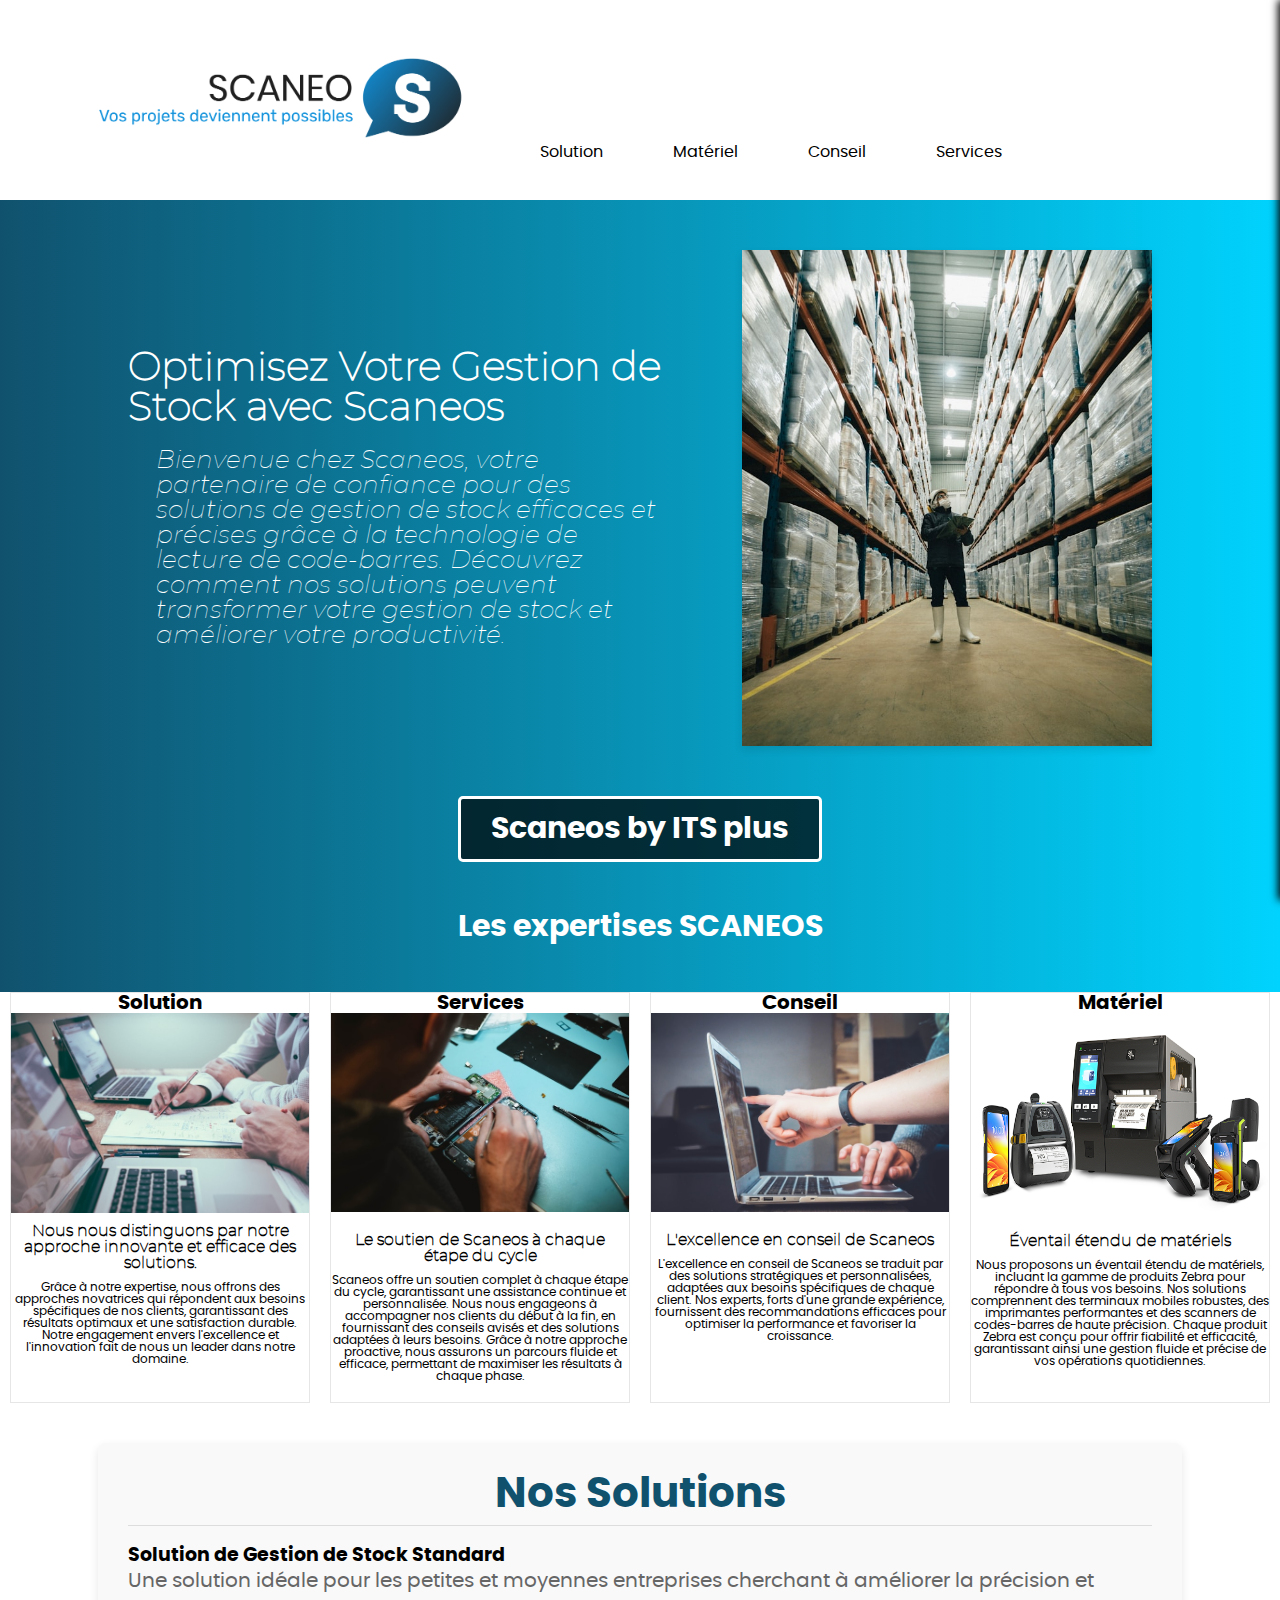
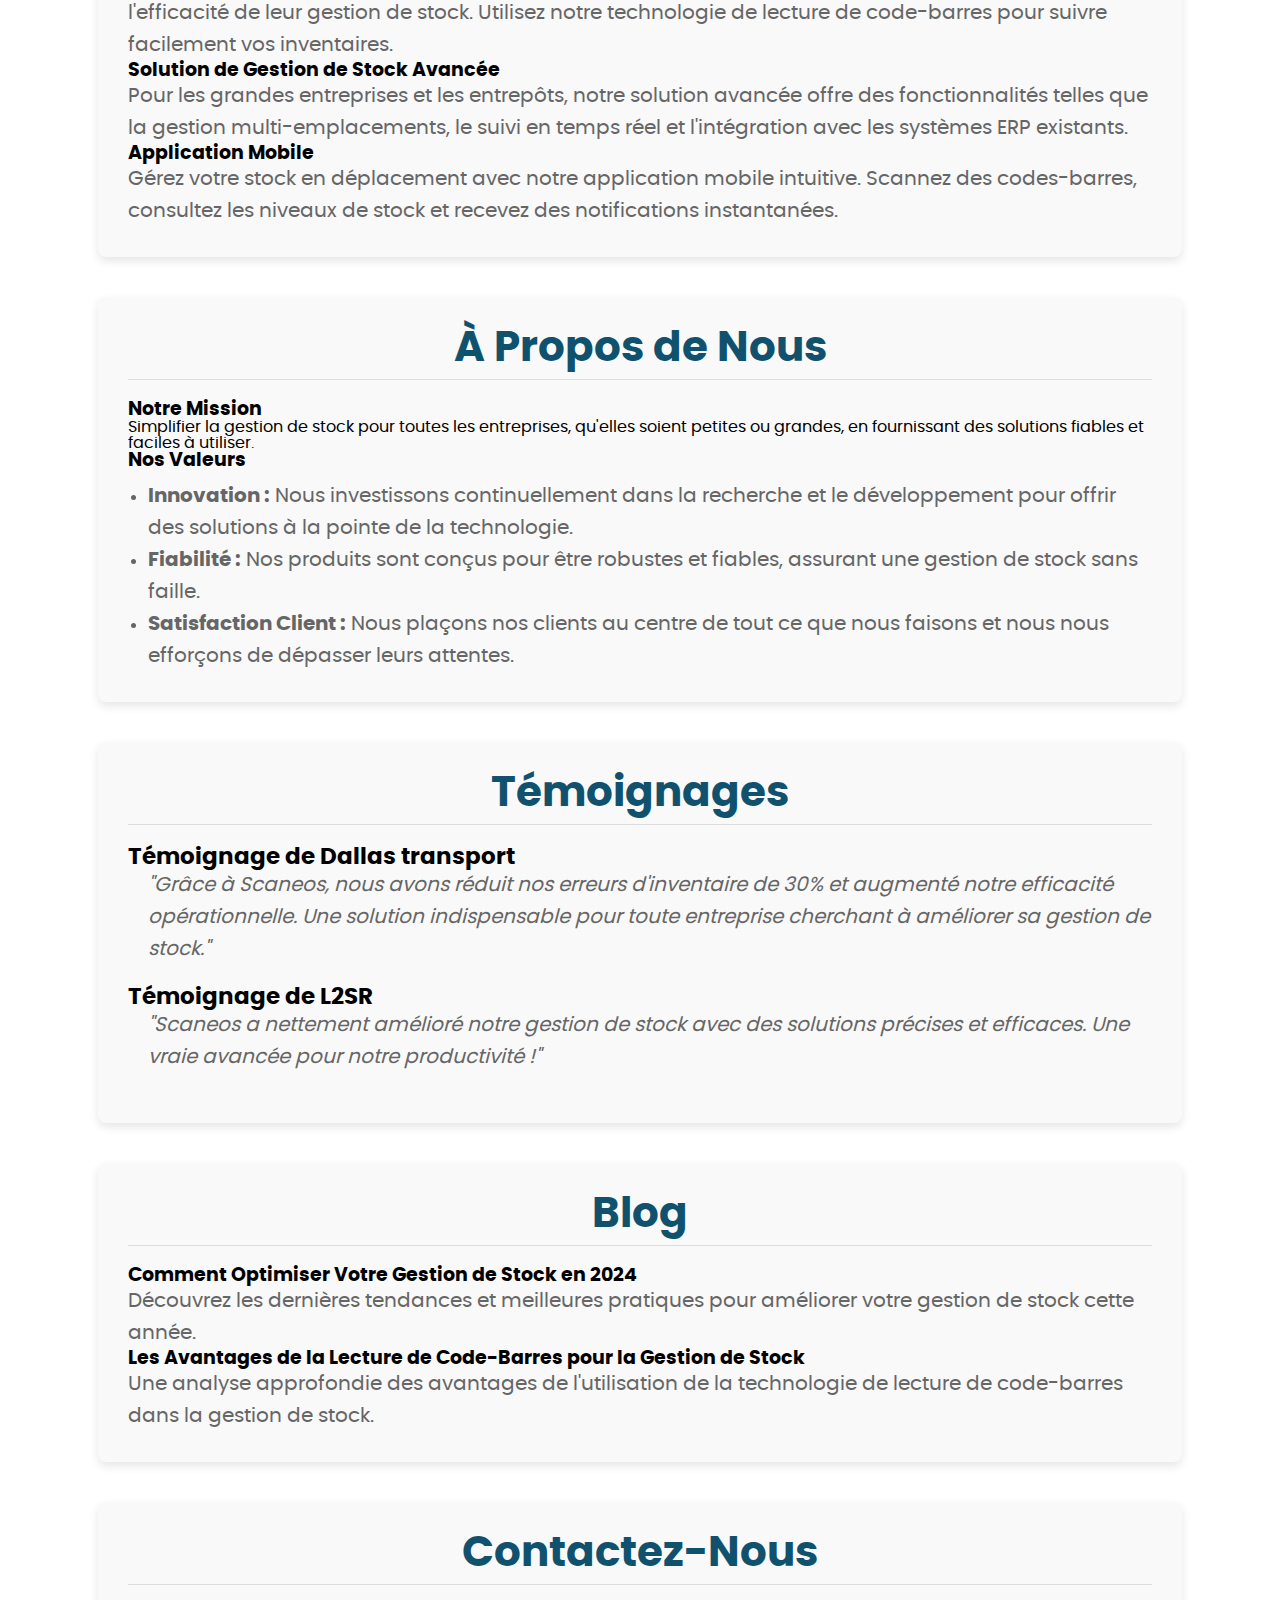
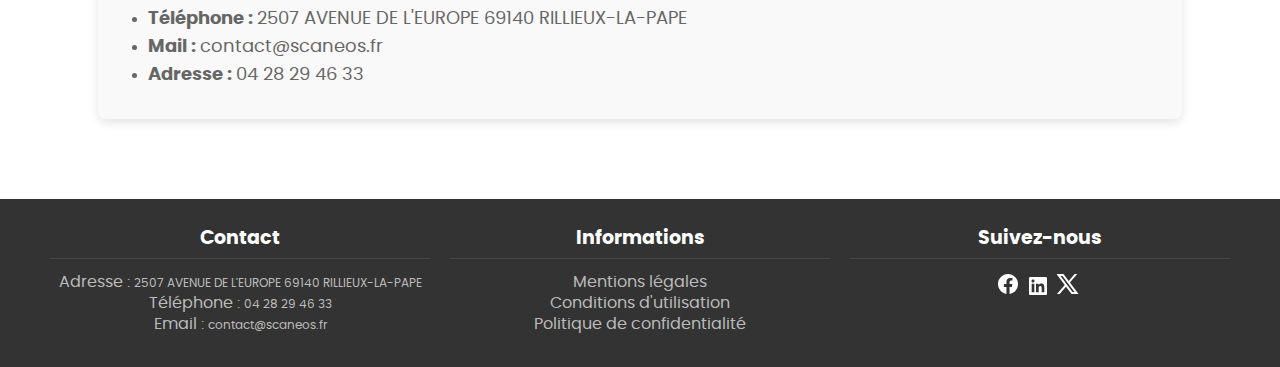
<file: index.html>
<!DOCTYPE html>
<html lang="en">

<head>
    <meta charset="UTF-8">
    <meta name="viewport" content="width=device-width, initial-scale=1.0">
    <link rel="stylesheet" href="./CSS/style_index.css">
    <link rel="shortcut icon" href="assets/icon_onglet.png" type="image/png+xml">

    <title>SCANEOS</title>
</head>

<body>
    <header class="header">
        <nav class="header__nav">
            <div class="nav__Logo">
                <a href="index.html"><img class="Logo" src="assets/Logo.png" alt="Logo"></a>
            </div>
            <div class="nav__menu">
                <ul class="nav__menu__container">
                    <li class="nav__menu-items"><a href="Solution.html">Solution</a></li>
                    <li class="nav__menu-items"><a href="Matériel.html">Matériel</a></li>
                    <li class="nav__menu-items"><a href="Conseil.html">Conseil</a></li>
                    <li class="nav__menu-items"><a href="Services.html">Services</a></li>
                </ul>
            </div>
            <div class="nav__mobile-menu" id="navMobileMenu">
                <img class="img-menu" src="assets/menu.svg" alt="Menu">
            </div>
        </nav>
    </header>

    <div class="mobile-menu" id="mobileMenu">
        <button class="mobile-menu__close" id="mobileMenuClose">&times;</button>
        <nav class="mobile-menu__nav">
            <p class="mobile-p"><a href="Solution.html">Solution</a></p>
            <p class="mobile-p"><a href="Matériel.html">Matériel</a></p>
            <p class="mobile-p"><a href="Conseil.html">Conseil</a></p>
            <p class="mobile-p"><a href="Services.html">Services</a></p>
        </nav>
    </div>

    <main class="main">
        <div class="main__container">
            <div class="main__hero">
                <div class="main__hero-title-description">
                    <h1 class="main__hero-title">Optimisez Votre Gestion de Stock avec Scaneos</h1>
                    <p class="main__hero-description-p">Bienvenue chez Scaneos, votre partenaire de confiance pour des
                        solutions de gestion de stock efficaces et précises grâce à la technologie de lecture de
                        code-barres. Découvrez comment nos solutions peuvent transformer votre gestion de stock et
                        améliorer votre productivité.</p>
                </div>
                <img class="banner-image" src="assets/Accueil1.jpg" alt="stock">
            </div>
            <div class="main__hero-button">
                <a href="https://its-plus.fr/"><button class="button">Scaneos by ITS plus</button></a>
            </div>
            <div class="main__description-title">
                <p class="main__description-title-p">Les expertises SCANEOS</p>
            </div>
        </div>

        <div class="main__expertise_containers">

            <div class="main__containers_items">
                <p class="main__expertise-p">Solution</p>
                <img class="main__expertise-img1" src="assets/accueil.jpg" alt="">

                <p class="main__expertise-description">Nous nous distinguons par notre approche innovante et efficace
                    des solutions.</p>
                <p class="main__description">Grâce à notre expertise, nous offrons des approches novatrices qui
                    répondent aux besoins spécifiques de nos clients, garantissant des résultats optimaux et une
                    satisfaction durable. Notre engagement envers l'excellence et l'innovation fait de nous un leader
                    dans notre domaine.</p>
            </div>


            <div class="main__containers_items">
                <p class="main__expertise-p">Services</p>
                <img class="main__expertise-img" src="assets/Service.jpg" alt="">

                <p class="main__expertise-description">Le soutien de Scaneos à chaque étape du cycle</p>
                <p class="main__description">Scaneos offre un soutien complet à chaque étape du cycle, garantissant une
                    assistance continue et personnalisée. Nous nous engageons à accompagner nos clients du début à la
                    fin, en fournissant des conseils avisés et des solutions adaptées à leurs besoins. Grâce à notre
                    approche proactive, nous assurons un parcours fluide et efficace, permettant de maximiser les
                    résultats à chaque phase.</p>
            </div>

            <div class="main__containers_items  items-Solution">
                <p class="main__expertise-p">Conseil</p>
                <img class="main__expertise-img" src="assets/Conseil.jpg" alt="">

                <p class="main__expertise-description">L'excellence en conseil de Scaneos</p>
                <p class="main__description">L'excellence en conseil de Scaneos se traduit par des solutions
                    stratégiques et personnalisées, adaptées aux besoins spécifiques de chaque client. Nos experts,
                    forts d'une grande expérience, fournissent des recommandations efficaces pour optimiser la
                    performance et favoriser la croissance.</p>
            </div>

            <div class="main__containers_items  items-Matériel">
                <p class="main__expertise-p">Matériel</p>
                <img class="main__expertise-img4" src="assets/Gamme_zebra.png" alt="gamme zebra">
                <p class="main__expertise-description">Éventail étendu de matériels</p>
                <p class="main__description">Nous proposons un éventail étendu de matériels, incluant la gamme
                    de produits Zebra pour répondre à tous vos besoins. Nos solutions comprennent des terminaux mobiles
                    robustes, des imprimantes performantes et des scanners de codes-barres de haute précision. Chaque
                    produit Zebra est conçu pour offrir fiabilité et efficacité, garantissant ainsi une gestion fluide
                    et précise de vos opérations quotidiennes.</p>
            </div>
        </div>
        <div class="main__section_principale">
            <div class="main__section">
                <h2 class="main__section-title">Nos Solutions</h2>


                <div class="solution">
                    <h3 class="solution__title">Solution de Gestion de Stock Standard</h3>
                    <p class="solution__description">
                        Une solution idéale pour les petites et moyennes entreprises cherchant à améliorer la précision
                        et l'efficacité de leur gestion de stock. Utilisez notre technologie de lecture de code-barres
                        pour suivre facilement vos inventaires.
                    </p>
                </div>


                <div class="solution">
                    <h3 class="solution__title">Solution de Gestion de Stock Avancée</h3>
                    <p class="solution__description">
                        Pour les grandes entreprises et les entrepôts, notre solution avancée offre des fonctionnalités
                        telles que la gestion multi-emplacements, le suivi en temps réel et l'intégration avec les
                        systèmes ERP existants.
                    </p>
                </div>


                <div class="solution">
                    <h3 class="solution__title">Application Mobile</h3>
                    <p class="solution__description">
                        Gérez votre stock en déplacement avec notre application mobile intuitive. Scannez des
                        codes-barres, consultez les niveaux de stock et recevez des notifications instantanées.
                    </p>
                </div>
            </div>


            <div class="main__section">
                <h2 class="main__section-title">À Propos de Nous</h2>


                <div class="mission">
                    <h3 class="mission__title">Notre Mission</h3>
                    <p class="mission__description">
                        Simplifier la gestion de stock pour toutes les entreprises, qu'elles soient petites ou grandes,
                        en fournissant des solutions fiables et faciles à utiliser.
                    </p>
                </div>


                <div class="values">
                    <h3 class="values__title">Nos Valeurs</h3>
                    <ul class="values__list">
                        <li class="values__item"><b>Innovation :</b> Nous investissons continuellement dans la recherche
                            et le développement pour offrir des solutions à la pointe de la technologie.</li>
                        <li class="values__item"><b>Fiabilité :</b> Nos produits sont conçus pour être robustes et
                            fiables, assurant une gestion de stock sans faille.</li>
                        <li class="values__item"><b>Satisfaction Client :</b> Nous plaçons nos clients au centre de tout
                            ce que nous faisons et nous nous efforçons de dépasser leurs attentes.</li>
                    </ul>
                </div>
            </div>



            <div class="main__section">
                <h2 class="main__section-title">Témoignages</h2>


                <div class="testimonial">
                    <h3 class="testimonial__title">Témoignage de Dallas transport</h3>
                    <blockquote class="testimonial__quote">
                        "Grâce à Scaneos, nous avons réduit nos erreurs d'inventaire de 30% et augmenté notre efficacité
                        opérationnelle. Une solution indispensable pour toute entreprise cherchant à améliorer sa
                        gestion de stock."
                    </blockquote>
                </div>


                <div class="testimonial">
                    <h3 class="testimonial__title">Témoignage de L2SR</h3>
                    <blockquote class="testimonial__quote">
                        "Scaneos a nettement amélioré notre gestion de stock avec des solutions précises et efficaces.
                        Une vraie avancée pour notre productivité !"
                    </blockquote>
                </div>
            </div>


            <div class="main__section">
                <h2 class="main__section-title">Blog</h2>


                <div class="blog-post">
                    <h3 class="blog-post__title">Comment Optimiser Votre Gestion de Stock en 2024</h3>
                    <p class="blog-post__content">
                        Découvrez les dernières tendances et meilleures pratiques pour améliorer votre gestion de stock
                        cette année.
                    </p>
                </div>


                <div class="blog-poste">
                    <h3 class="blog-post__title">Les Avantages de la Lecture de Code-Barres pour la Gestion de Stock
                    </h3>
                    <p class="blog-post__content">
                        Une analyse approfondie des avantages de l'utilisation de la technologie de lecture de
                        code-barres dans la gestion de stock.
                    </p>
                </div>
            </div>


            <div class="main__section">
                <h2 class="main__section-title">Contactez-Nous</h2>

                <section class="cta">
                    <ul>
                        <li><strong>Téléphone : </strong> 2507 AVENUE DE L'EUROPE 69140 RILLIEUX-LA-PAPE</li>
                        <li><strong>Mail : </strong> contact@scaneos.fr </li>
                        <li><strong>Adresse : </strong> 04 28 29 46 33 </li>
                    </ul>
                </section>
            </div>
        </div>
        </div>

        </div>
    </main>

    <footer class="footer">
        <div class="container">
            <div class="col">
                <h3>Contact</h3>
                <p>Adresse : <span class="col-info">2507 AVENUE DE L'EUROPE 69140 RILLIEUX-LA-PAPE</span></p>
                <p>Téléphone : <span class="col-info">04 28 29 46 33</span></p>
                <p>Email : <span class="col-info">contact@scaneos.fr</span></p>
            </div>
            <div class="col">
                <h3>Informations</h3>
                <a href="Mentions_légales.html">
                    <p>Mentions légales <br></p>
                </a>
                <a href="Conditions_d_utilisation.html">
                    <p>Conditions d'utilisation <br></p>
                </a>
                <a href="Politique_de_confidentialité.html">
                    <p>Politique de confidentialité</p>
                </a>
            </div>
            <div class="col social-icons">
                <h3>Suivez-nous</h3>
                <a href="#"><img src="assets/Socials/Facebook.svg" alt=""></a>
                <a href="#"><img src="assets/Socials/linkedin.svg" alt=""></a>
                <a href="#"><img src="assets/Socials/X.svg" alt=""></a>
            </div>
        </div>
    </footer>
    <script src="./Js/main.js"></script>
</body>

</html>
</file>
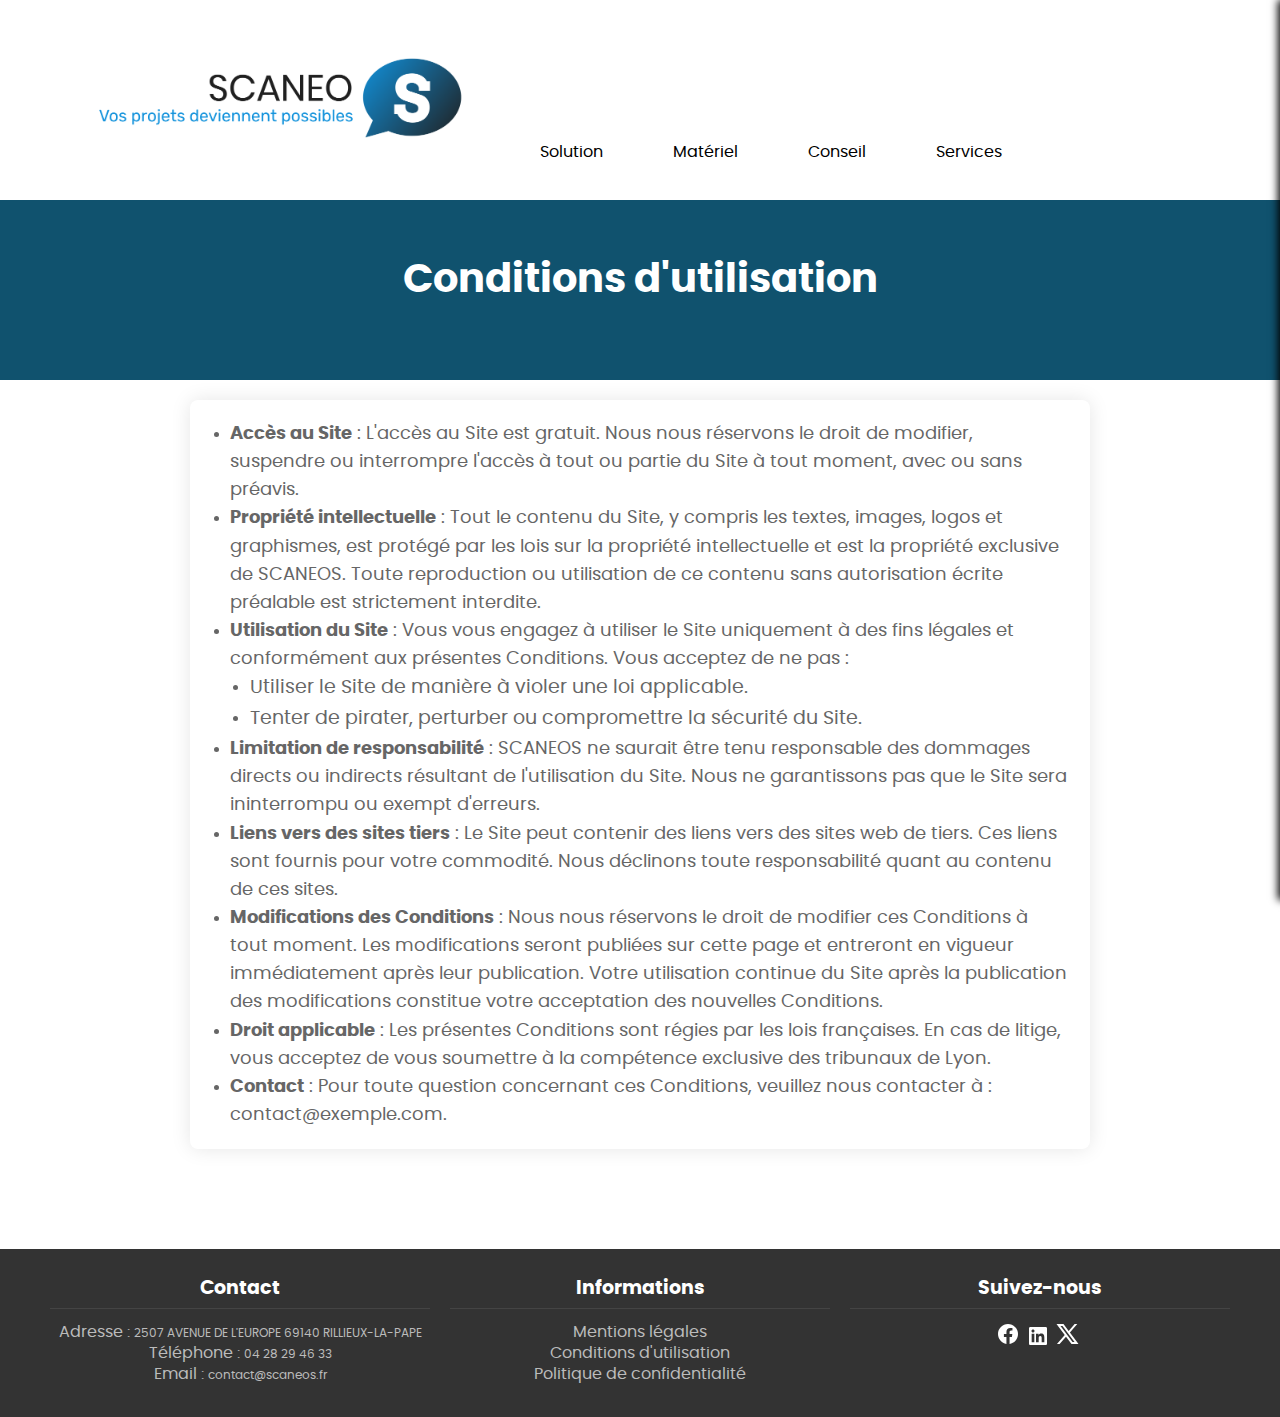
<file: Conditions_d_utilisation.html>
<!DOCTYPE html>
<html lang="en">

<head>
    <meta charset="UTF-8">
    <meta name="viewport" content="width=device-width, initial-scale=1.0">
    <link rel="stylesheet" href="./CSS/style_Conditions_dutilisation.css">
    <link rel="shortcut icon" href="assets/icon_onglet.png" type="image/png+xml">
    <title>SCANEOS</title>
</head>

<body>
    <header class="header">
        <nav class="header__nav">
            <div class="nav__Logo">

                <a href="index.html"><img class="Logo" src="assets/Logo.png" alt="Logo"></a>
            </div>
            <div class="nav__menu">
                <ul class="nav__menu__container">
                    <li class="nav__menu-items"><a href="Solution.html">Solution</a></li>
                    <li class="nav__menu-items"><a href="Matériel.html">Matériel</a></li>
                    <li class="nav__menu-items"><a href="Conseil.html">Conseil</a></li>
                    <li class="nav__menu-items"><a href="Services.html">Services</a></li>
                </ul>
            </div>
            <div class="nav__mobile-menu" id="navMobileMenu">
                <img class="img-menu" src="assets/menu.svg" alt="Menu">
            </div>
        </nav>
    </header>

    <div class="mobile-menu" id="mobileMenu">
        <button class="mobile-menu__close" id="mobileMenuClose">&times;</button>
        <nav class="mobile-menu__nav">
            <p class="mobile-p"><a href="Solution.html">Solution</a></p>
            <p class="mobile-p"><a href="Matériel.html">Matériel</a></p>
            <p class="mobile-p"><a href="Conseil.html">Conseil</a></p>
            <p class="mobile-p"><a href="Services.html">Services</a></p>
        </nav>
    </div>

    <main>
        <div class="main__hero">
            <h1>Conditions d'utilisation</h1>
        </div>

        <section class="Conditions">
            <ul>
                <li><strong>Accès au Site</strong> : L'accès au Site est gratuit. Nous nous réservons le droit de
                    modifier, suspendre ou interrompre l'accès à tout ou partie du Site à tout moment, avec ou sans
                    préavis.</li>
                <li><strong>Propriété intellectuelle</strong> : Tout le contenu du Site, y compris les textes, images,
                    logos et graphismes, est protégé par les lois sur la propriété intellectuelle et est la propriété
                    exclusive de SCANEOS. Toute reproduction ou utilisation de ce contenu sans autorisation écrite
                    préalable est strictement interdite.</li>
                <li><strong>Utilisation du Site</strong> : Vous vous engagez à utiliser le Site uniquement à des fins
                    légales et conformément aux présentes Conditions. Vous acceptez de ne pas :
                    <ul>
                        <li>Utiliser le Site de manière à violer une loi applicable.</li>
                        <li>Tenter de pirater, perturber ou compromettre la sécurité du Site.</li>
                    </ul>
                </li>
                <li><strong>Limitation de responsabilité</strong> : SCANEOS ne saurait être tenu responsable des
                    dommages directs ou indirects résultant de l'utilisation du Site. Nous ne garantissons pas que le
                    Site sera ininterrompu ou exempt d'erreurs.</li>
                <li><strong>Liens vers des sites tiers</strong> : Le Site peut contenir des liens vers des sites web de
                    tiers. Ces liens sont fournis pour votre commodité. Nous déclinons toute responsabilité quant au
                    contenu de ces sites.</li>
                <li><strong>Modifications des Conditions</strong> : Nous nous réservons le droit de modifier ces
                    Conditions à tout moment. Les modifications seront publiées sur cette page et entreront en vigueur
                    immédiatement après leur publication. Votre utilisation continue du Site après la publication des
                    modifications constitue votre acceptation des nouvelles Conditions.</li>
                <li><strong>Droit applicable</strong> : Les présentes Conditions sont régies par les lois françaises. En
                    cas de litige, vous acceptez de vous soumettre à la compétence exclusive des tribunaux de Lyon.</li>
                <li><strong>Contact</strong> : Pour toute question concernant ces Conditions, veuillez nous contacter à
                    : <a href="mailto:contact@exemple.com">contact@exemple.com</a>.</li>
            </ul>
        </section>
    </main>

    <footer class="footer">
        <div class="container">
            <div class="col">
                <h3>Contact</h3>
                <p>Adresse : <span class="col-info">2507 AVENUE DE L'EUROPE 69140 RILLIEUX-LA-PAPE</span></p>
                <p>Téléphone : <span class="col-info">04 28 29 46 33</span></p>
                <p>Email : <span class="col-info">contact@scaneos.fr</span></p>
            </div>
            <div class="col">
                <h3>Informations</h3>
                <a href="Mentions_légales.html">
                    <p>Mentions légales <br></p>
                </a>
                <a href="Conditions_d_utilisation.html">
                    <p>Conditions d'utilisation <br></p>
                </a>
                <a href="Politique_de_confidentialité.html">
                    <p>Politique de confidentialité</p>
                </a>
            </div>
            <div class="col social-icons">
                <h3>Suivez-nous</h3>
                <a href="#"><img src="assets/Socials/Facebook.svg" alt=""></a>
                <a href="#"><img src="assets/Socials/linkedin.svg" alt=""></a>
                <a href="#"><img src="assets/Socials/X.svg" alt=""></a>
            </div>
        </div>
    </footer>
    <script src="./Js/main.js"></script>
</body>

</html>
</file>
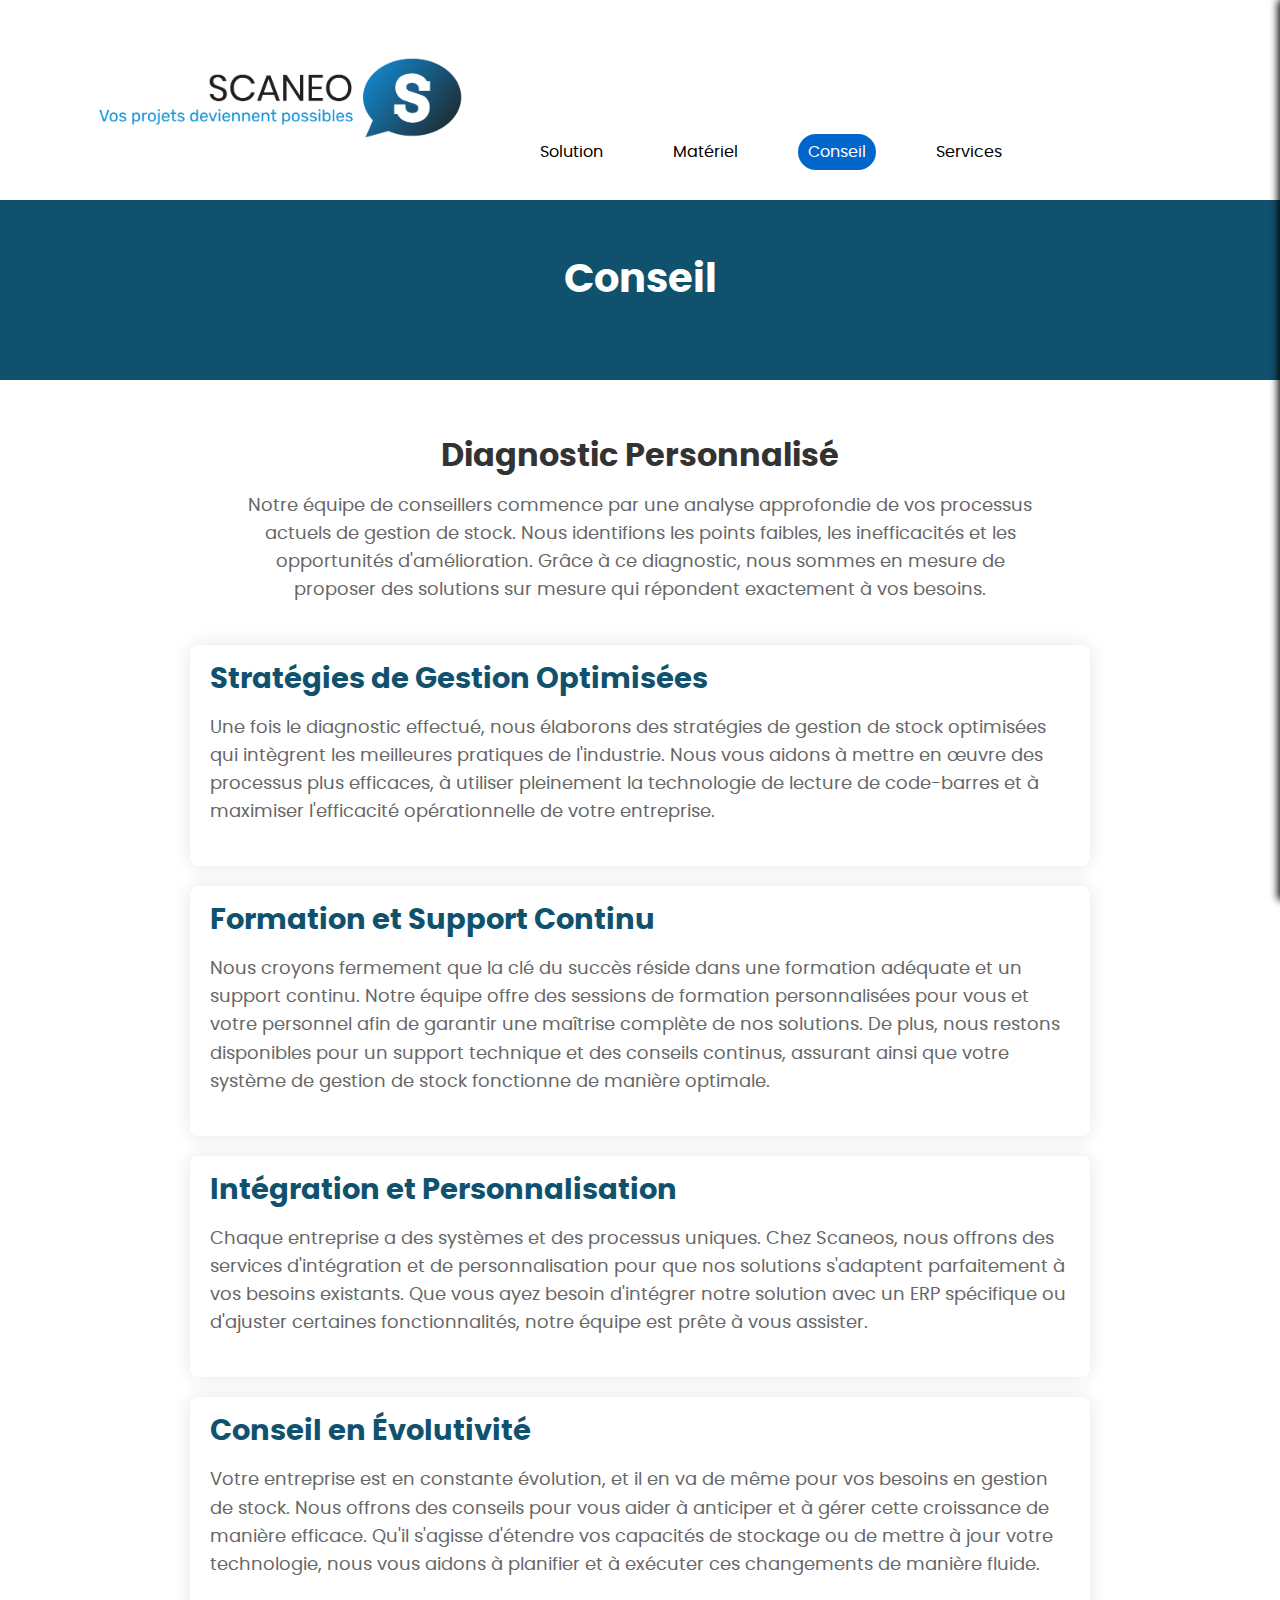
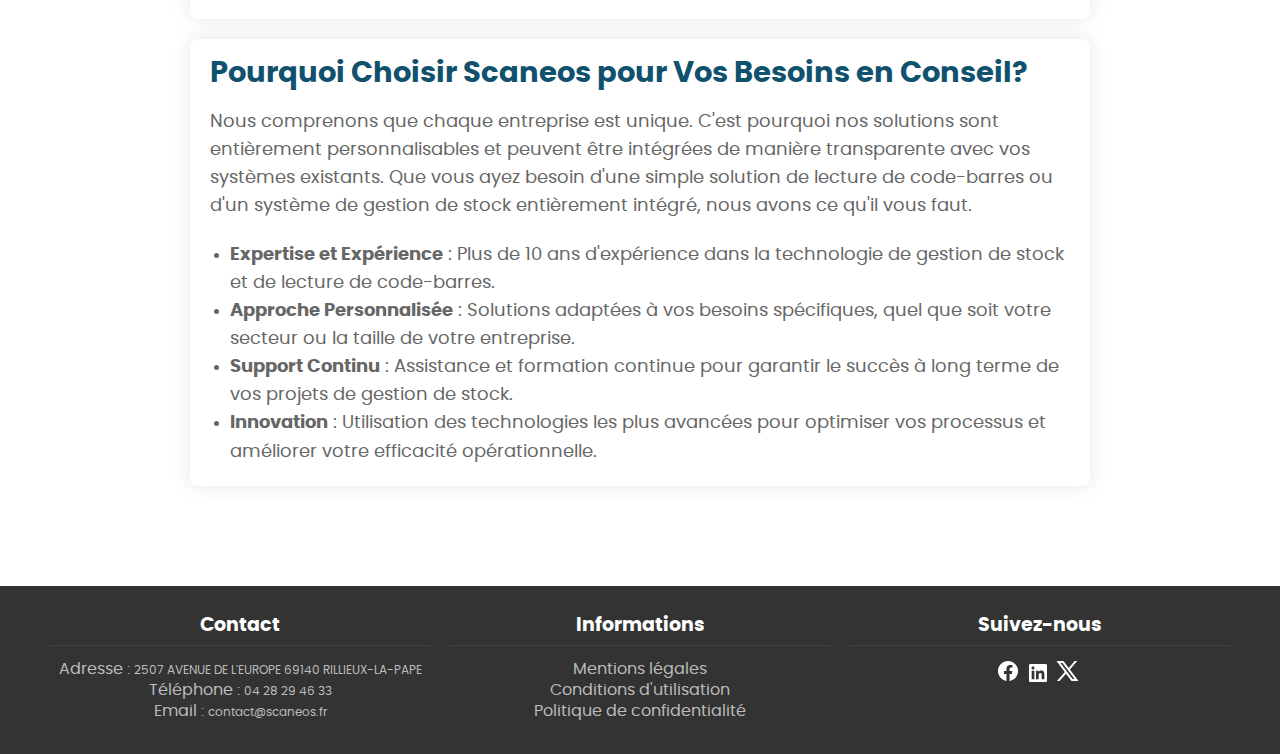
<file: Conseil.html>
<!DOCTYPE html>
<html lang="en">

<head>
    <meta charset="UTF-8">
    <meta name="viewport" content="width=device-width, initial-scale=1.0">
    <link rel="stylesheet" href="./CSS/style_Conseil.css">
    <link rel="shortcut icon" href="assets/icon_onglet.png" type="image/png+xml">

    <title>SCANEOS</title>
</head>

<body>
    <header class="header">
        <nav class="header__nav">
            <div class="nav__Logo">
                <a href="index.html"><img class="Logo" src="assets/Logo.png" alt="Logo"></a>
            </div>
            <div class="nav__menu">
                <ul class="nav__menu__container">
                    <li class="nav__menu-items"><a href="Solution.html">Solution</a></li>
                    <li class="nav__menu-items"><a href="Matériel.html">Matériel</a></li>
                    <li class="nav__menu-items"><a href="Conseil.html">Conseil</a></li>
                    <li class="nav__menu-items"><a href="Services.html">Services</a></li>
                </ul>
            </div>
            <div class="nav__mobile-menu" id="navMobileMenu">
                <img class="img-menu" src="assets/menu.svg" alt="Menu">
            </div>
        </nav>
    </header>

    <div class="mobile-menu" id="mobileMenu">
        <button class="mobile-menu__close" id="mobileMenuClose">&times;</button>
        <nav class="mobile-menu__nav">
            <p class="mobile-p"><a href="Solution.html">Solution</a></p>
            <p class="mobile-p"><a href="Matériel.html">Matériel</a></p>
            <p class="mobile-p">Conseil</p>
            <p class="mobile-p"><a href="Services.html">Services</a></p>
        </nav>
    </div>


    <main>
        <div class="main__hero">
            <h1>Conseil</h1>
        </div>
        <section class="intro">
            <h2>Diagnostic Personnalisé</h2>
            <p>Notre équipe de conseillers commence par une analyse approfondie de vos processus actuels de gestion de
                stock. Nous identifions les points faibles, les inefficacités et les opportunités d'amélioration. Grâce
                à ce diagnostic, nous sommes en mesure de proposer des solutions sur mesure qui répondent exactement à
                vos besoins.</p>
        </section>

        <section class="conseil">
            <h3>Stratégies de Gestion Optimisées</h3>
            <p>Une fois le diagnostic effectué, nous élaborons des stratégies de gestion de stock optimisées qui
                intègrent les meilleures pratiques de l'industrie. Nous vous aidons à mettre en œuvre des processus plus
                efficaces, à utiliser pleinement la technologie de lecture de code-barres et à maximiser l'efficacité
                opérationnelle de votre entreprise.</p>
        </section>

        <section class="conseil">
            <h3>Formation et Support Continu</h3>
            <p>Nous croyons fermement que la clé du succès réside dans une formation adéquate et un support continu.
                Notre équipe offre des sessions de formation personnalisées pour vous et votre personnel afin de
                garantir une maîtrise complète de nos solutions. De plus, nous restons disponibles pour un support
                technique et des conseils continus, assurant ainsi que votre système de gestion de stock fonctionne de
                manière optimale.</p>
        </section>

        <section class="conseil">
            <h3>Intégration et Personnalisation</h3>
            <p>Chaque entreprise a des systèmes et des processus uniques. Chez Scaneos, nous offrons des services
                d'intégration et de personnalisation pour que nos solutions s'adaptent parfaitement à vos besoins
                existants. Que vous ayez besoin d'intégrer notre solution avec un ERP spécifique ou d'ajuster certaines
                fonctionnalités, notre équipe est prête à vous assister.</p>

        </section>

        <section class="conseil">
            <h3>Conseil en Évolutivité</h3>
            <p>Votre entreprise est en constante évolution, et il en va de même pour vos besoins en gestion de stock.
                Nous offrons des conseils pour vous aider à anticiper et à gérer cette croissance de manière efficace.
                Qu'il s'agisse d'étendre vos capacités de stockage ou de mettre à jour votre technologie, nous vous
                aidons à planifier et à exécuter ces changements de manière fluide.</p>
        </section>

        <section class="conseil">
            <h3>Pourquoi Choisir Scaneos pour Vos Besoins en Conseil?</h3>
            <p>Nous comprenons que chaque entreprise est unique. C'est pourquoi nos solutions sont entièrement
                personnalisables et peuvent être intégrées de manière transparente avec vos systèmes existants. Que vous
                ayez besoin d'une simple solution de lecture de code-barres ou d'un système de gestion de stock
                entièrement intégré, nous avons ce qu'il vous faut.</p>
            <ul>
                <li><strong>Expertise et Expérience</strong> : Plus de 10 ans d'expérience dans la technologie de
                    gestion de stock et de lecture de code-barres.</li>
                <li><strong>Approche Personnalisée</strong> : Solutions adaptées à vos besoins spécifiques, quel que
                    soit votre secteur ou la taille de votre entreprise.</li>
                <li><strong>Support Continu</strong> : Assistance et formation continue pour garantir le succès à long
                    terme de vos projets de gestion de stock.</li>
                <li><strong>Innovation</strong> : Utilisation des technologies les plus avancées pour optimiser vos
                    processus et améliorer votre efficacité opérationnelle.</li>
            </ul>
        </section>
    </main>


    <footer class="footer">
        <div class="container">
            <div class="col">
                <h3>Contact</h3>
                <p>Adresse : <span class="col-info">2507 AVENUE DE L'EUROPE 69140 RILLIEUX-LA-PAPE</span></p>
                <p>Téléphone : <span class="col-info">04 28 29 46 33</span></p>
                <p>Email : <span class="col-info">contact@scaneos.fr</span></p>
            </div>
            <div class="col">
                <h3>Informations</h3>
                <a href="Mentions_légales.html">
                    <p>Mentions légales <br></p>
                </a>
                <a href="Conditions_d_utilisation.html">
                    <p>Conditions d'utilisation <br></p>
                </a>
                <a href="Politique_de_confidentialité.html">
                    <p>Politique de confidentialité</p>
                </a>
            </div>
            <div class="col social-icons">
                <h3>Suivez-nous</h3>
                <a href="#"><img src="assets/Socials/Facebook.svg" alt=""></a>
                <a href="#"><img src="assets/Socials/linkedin.svg" alt=""></a>
                <a href="#"><img src="assets/Socials/X.svg" alt=""></a>
            </div>
        </div>
    </footer>
    <script src="./Js/main.js"></script>
</body>

</html>
</file>
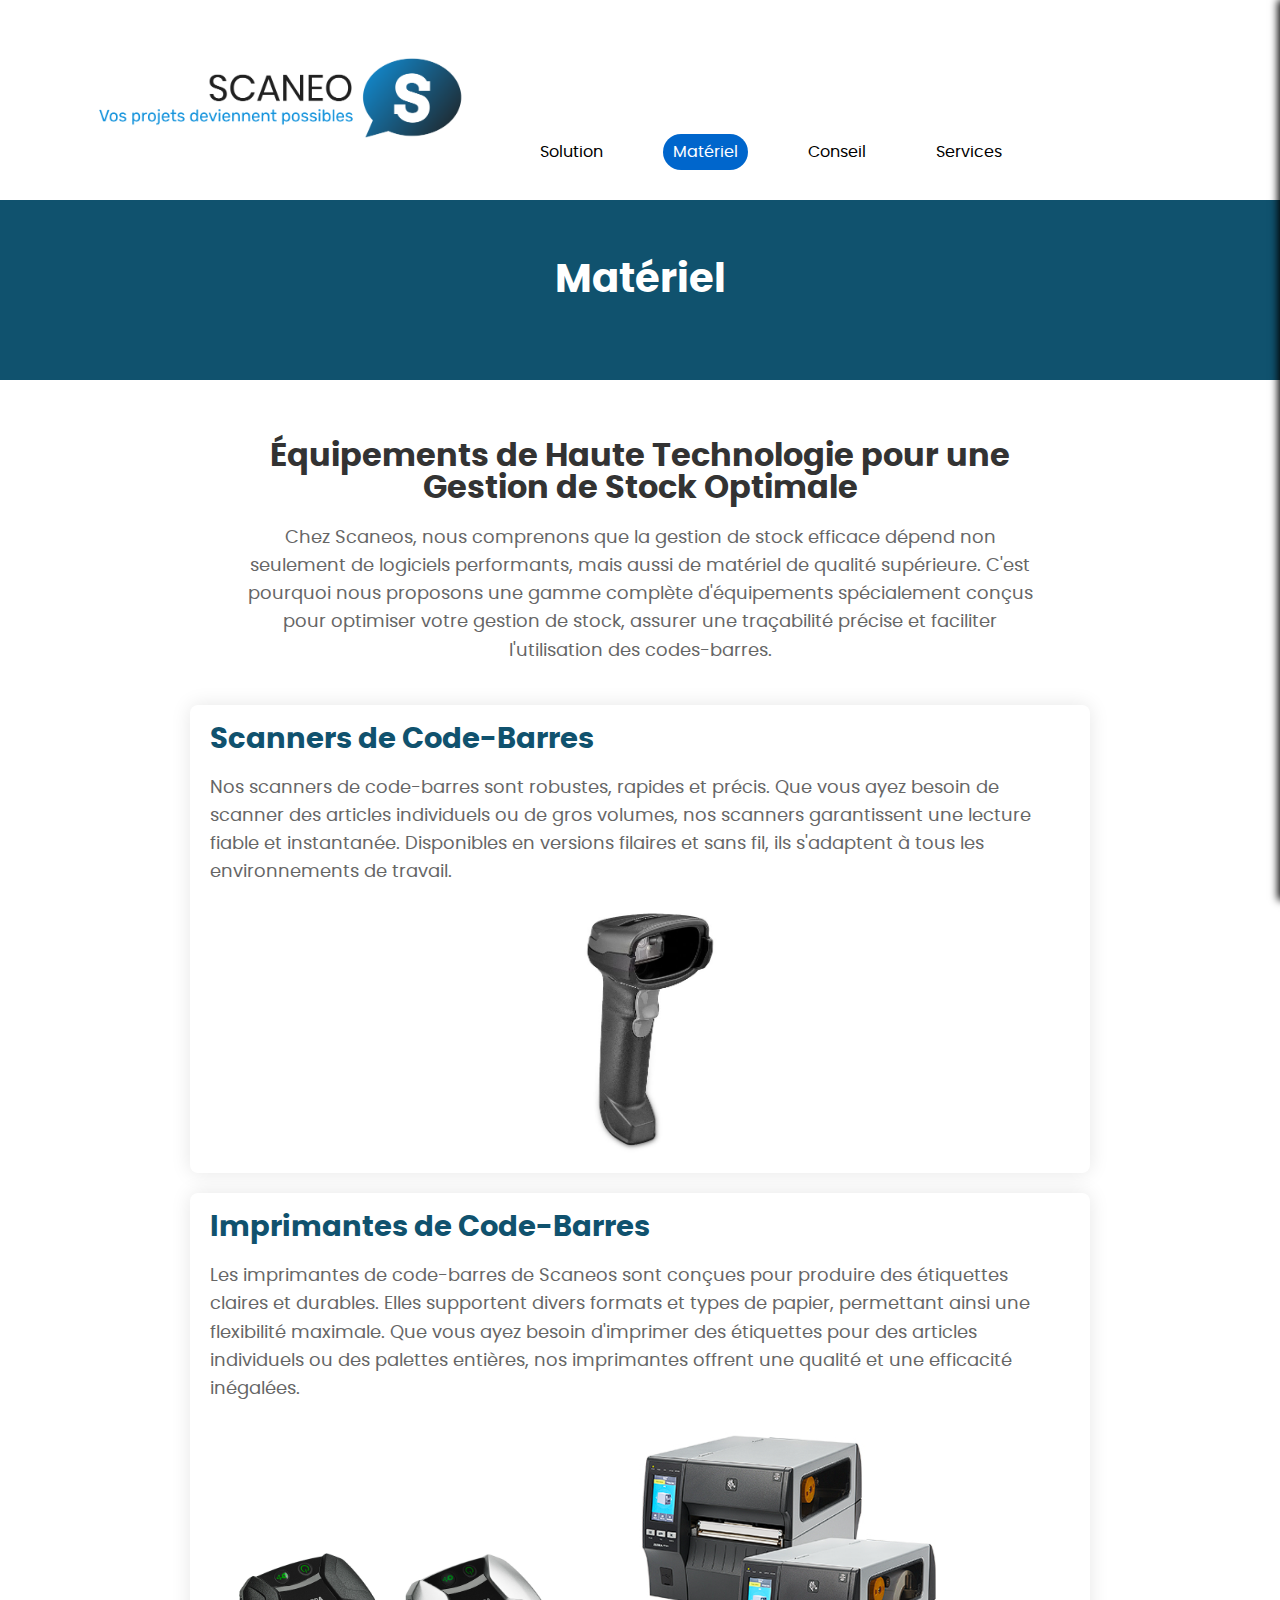
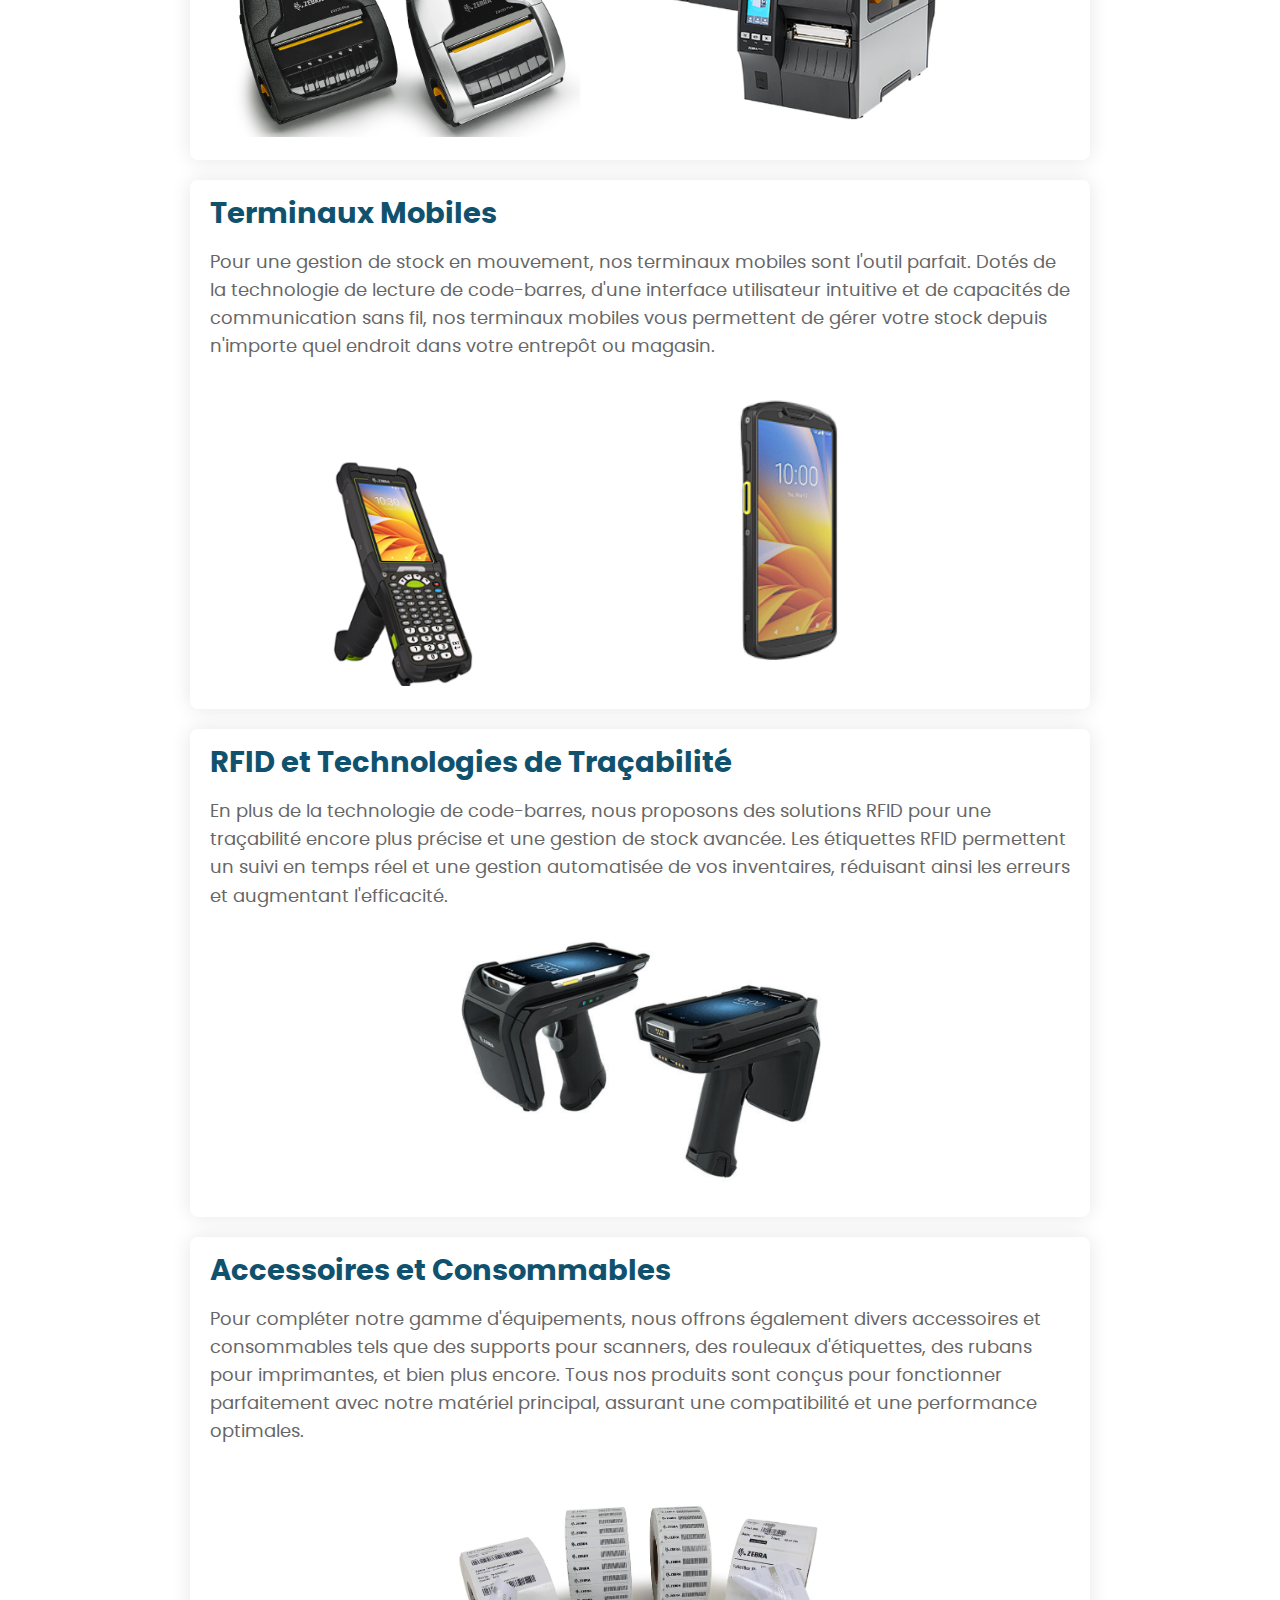
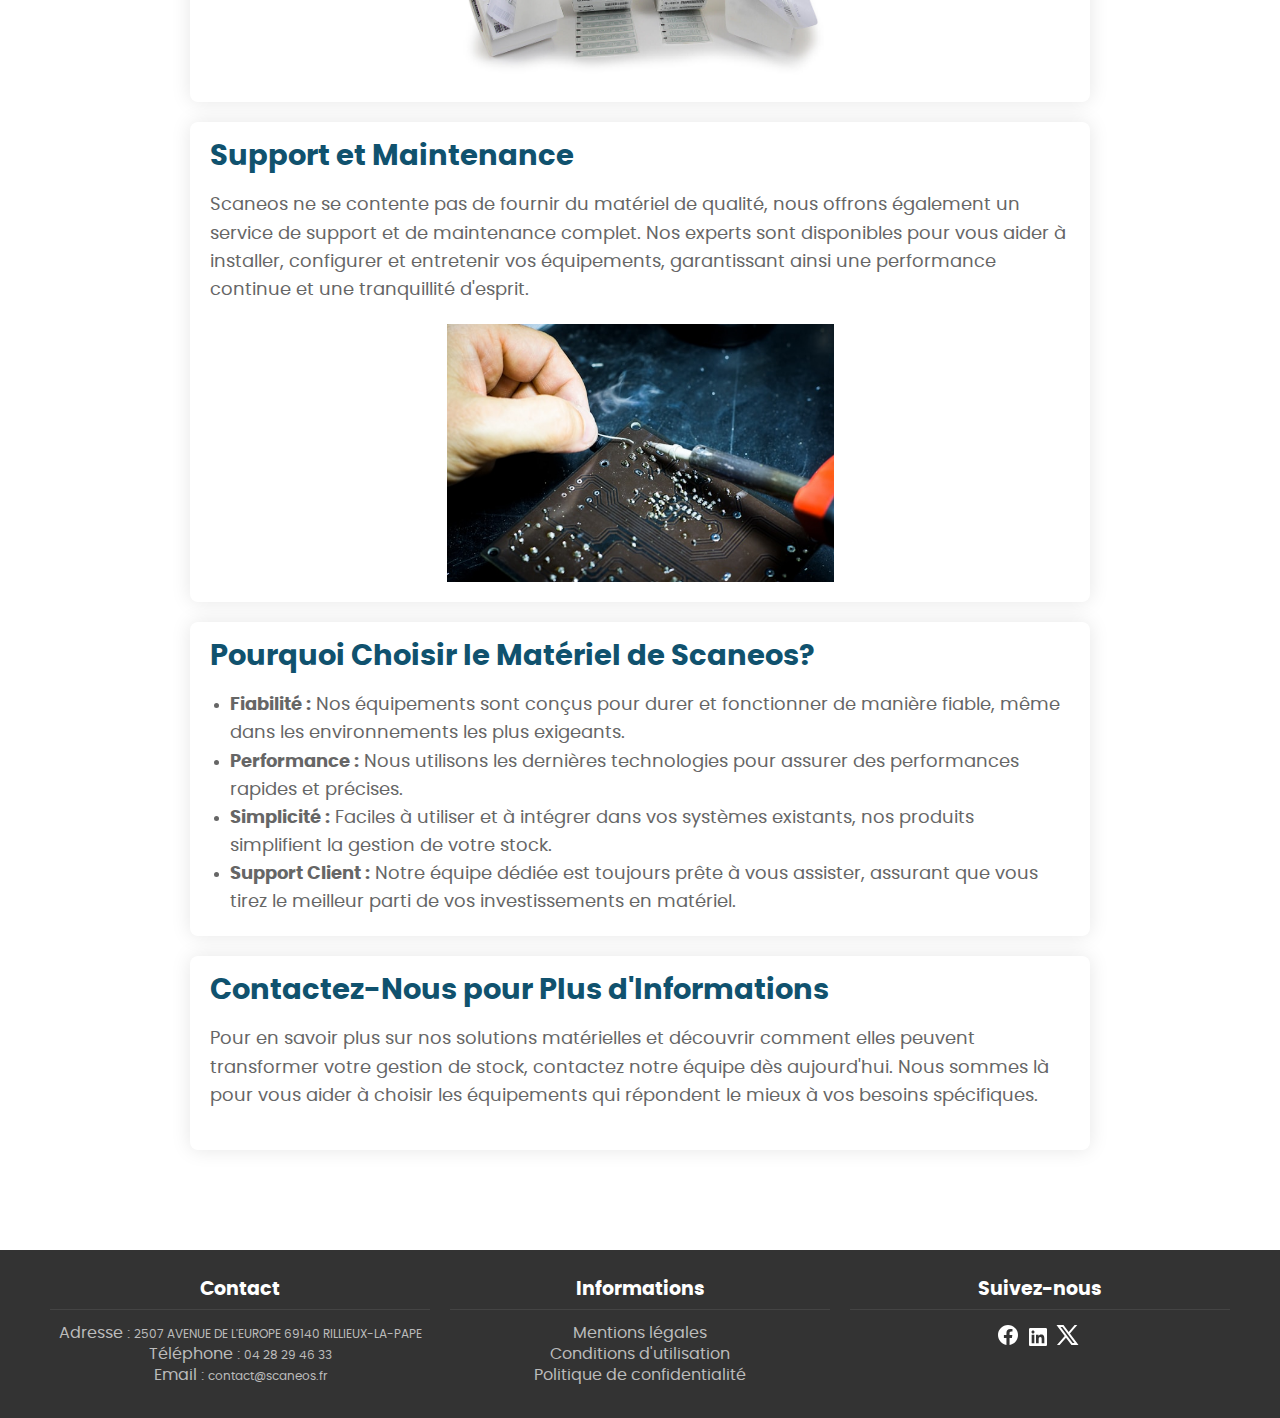
<file: Matériel.html>
<!DOCTYPE html>
<html lang="en">

<head>
    <meta charset="UTF-8">
    <meta name="viewport" content="width=device-width, initial-scale=1.0">
    <link rel="stylesheet" href="./CSS/style_Matériel.css">
    <link rel="shortcut icon" href="assets/icon_onglet.png" type="image/png+xml">

    <title>SCANEOS</title>
</head>

<body>
    <header class="header">
        <nav class="header__nav">
            <div class="nav__Logo">
                <a href="index.html"><img class="Logo" src="assets/Logo.png" alt="Logo"></a>
            </div>
            <div class="nav__menu">
                <ul class="nav__menu__container">
                    <li class="nav__menu-items"><a href="Solution.html">Solution</a></li>
                    <li class="nav__menu-items"><a href="Matériel.html">Matériel</a></li>
                    <li class="nav__menu-items"><a href="Conseil.html">Conseil</a></li>
                    <li class="nav__menu-items"><a href="Services.html">Services</a></li>
                </ul>
            </div>
            <div class="nav__mobile-menu" id="navMobileMenu">
                <img class="img-menu" src="assets/menu.svg" alt="Menu">
            </div>
        </nav>
    </header>

    <div class="mobile-menu" id="mobileMenu">
        <button class="mobile-menu__close" id="mobileMenuClose">&times;</button>
        <nav class="mobile-menu__nav">
            <p class="mobile-p"><a href="Solution.html">Solution</a></p>
            <p class="mobile-p">Matériel</p>
            <p class="mobile-p"><a href="Conseil.html">Conseil</a></p>
            <p class="mobile-p"><a href="Services.html">Services</a></p>
        </nav>
    </div>

    <main>
        <div class="main__hero">
            <h1>Matériel</h1>
        </div>
        <section class="intro">
            <h2>Équipements de Haute Technologie pour une Gestion de Stock Optimale</h2>
            <p>Chez Scaneos, nous comprenons que la gestion de stock efficace dépend non seulement de logiciels
                performants, mais aussi de matériel de qualité supérieure. C'est pourquoi nous proposons une gamme
                complète d'équipements spécialement conçus pour optimiser votre gestion de stock, assurer une
                traçabilité précise et faciliter l'utilisation des codes-barres.</p>
        </section>
        <section class="matériel ">
            <h3>Scanners de Code-Barres</h3>
            <p>Nos scanners de code-barres sont robustes, rapides et précis. Que vous ayez besoin de scanner des
                articles individuels ou de gros volumes, nos scanners garantissent une lecture fiable et instantanée.
                Disponibles en versions filaires et sans fil, ils s'adaptent à tous les environnements de travail.</p>
            <div class="matériel_div-img">
                <img class="img_matériel1" src="./assets/scanner.jpg" alt="scanner">
            </div>
        </section>

        <section class="matériel">
            <h3>Imprimantes de Code-Barres</h3>
            <p>Les imprimantes de code-barres de Scaneos sont conçues pour produire des étiquettes claires et durables.
                Elles supportent divers formats et types de papier, permettant ainsi une flexibilité maximale. Que vous
                ayez besoin d'imprimer des étiquettes pour des articles individuels ou des palettes entières, nos
                imprimantes offrent une qualité et une efficacité inégalées.</p>
            <div>
                <img class="img_matériel" src="./assets/Imprimante_mobile.png" alt="Imprimante mobile">
                <img class="img_matériel" src="./assets/ImprimanteZT400.png" alt="Imprimante mobile">

            </div>

        </section>
        <section class="matériel">
            <h3>Terminaux Mobiles</h3>
            <p>Pour une gestion de stock en mouvement, nos terminaux mobiles sont l'outil parfait. Dotés de la
                technologie de lecture de code-barres, d'une interface utilisateur intuitive et de capacités de
                communication sans fil, nos terminaux mobiles vous permettent de gérer votre stock depuis n'importe quel
                endroit dans votre entrepôt ou magasin.</p>
            <div class="terminaux_mobile">
                <img class="img_matériel" src="./assets/Terminaux_mobileMC9400.png" alt="terminaux mobile">
                <img class="img_matériel" src="./assets/terminaux_mobileTC5x.png" alt="terminaux mobile">
            </div>

        </section>
        <section class="matériel">
            <h3>RFID et Technologies de Traçabilité</h3>
            <p>En plus de la technologie de code-barres, nous proposons des solutions RFID pour une traçabilité encore
                plus précise et une gestion de stock avancée. Les étiquettes RFID permettent un suivi en temps réel et
                une gestion automatisée de vos inventaires, réduisant ainsi les erreurs et augmentant l'efficacité.</p>
            <div class="matériel_div-img">
                <img class="img_matériel" src="assets/Support_matériel.png" alt="RFID">
            </div>
        </section>
        <section class="matériel">
            <h3>Accessoires et Consommables</h3>
            <p>Pour compléter notre gamme d'équipements, nous offrons également divers accessoires et consommables tels
                que des supports pour scanners, des rouleaux d'étiquettes, des rubans pour imprimantes, et bien plus
                encore. Tous nos produits sont conçus pour fonctionner parfaitement avec notre matériel principal,
                assurant une compatibilité et une performance optimales.</p>
            <div class="matériel_div-img">
                <img class="img_matériel" src="./assets/Etiquettes.png" alt="support">
            </div>
        </section>


        <section class="matériel">
            <h3>Support et Maintenance</h3>
            <p>Scaneos ne se contente pas de fournir du matériel de qualité, nous offrons également un service de
                support et de maintenance complet. Nos experts sont disponibles pour vous aider à installer, configurer
                et entretenir vos équipements, garantissant ainsi une performance continue et une tranquillité d'esprit.
            </p>
            <div class="matériel_div-img">
                <img class="img_matériel" src="./assets/Maintenance.jpg" alt="Imprimante mobile">
            </div>
        </section>


        <section class="matériel">
            <h3>Pourquoi Choisir le Matériel de Scaneos?</h3>
            <ul>
                <li><strong>Fiabilité :</strong> Nos équipements sont conçus pour durer et fonctionner de manière
                    fiable, même dans les environnements les plus exigeants.</li>
                <li><strong>Performance :</strong> Nous utilisons les dernières technologies pour assurer des
                    performances rapides et précises.</li>
                <li><strong>Simplicité :</strong> Faciles à utiliser et à intégrer dans vos systèmes existants, nos
                    produits simplifient la gestion de votre stock.</li>
                <li><strong>Support Client :</strong> Notre équipe dédiée est toujours prête à vous assister, assurant
                    que vous tirez le meilleur parti de vos investissements en matériel.</li>
            </ul>
        </section>

        <section class="matériel">
            <h3>Contactez-Nous pour Plus d'Informations</h3>
            <p>Pour en savoir plus sur nos solutions matérielles et découvrir comment elles peuvent transformer votre
                gestion de stock, contactez notre équipe dès aujourd'hui. Nous sommes là pour vous aider à choisir les
                équipements qui répondent le mieux à vos besoins spécifiques.</p>
        </section>
    </main>


    <footer class="footer">
        <div class="container">
            <div class="col">
                <h3>Contact</h3>
                <p>Adresse : <span class="col-info">2507 AVENUE DE L'EUROPE 69140 RILLIEUX-LA-PAPE</span></p>
                <p>Téléphone : <span class="col-info">04 28 29 46 33</span></p>
                <p>Email : <span class="col-info">contact@scaneos.fr</span></p>
            </div>
            <div class="col">
                <h3>Informations</h3>
                <a href="Mentions_légales.html">
                    <p>Mentions légales <br></p>
                </a>
                <a href="Conditions_d_utilisation.html">
                    <p>Conditions d'utilisation <br></p>
                </a>
                <a href="Politique_de_confidentialité.html">
                    <p>Politique de confidentialité</p>
                </a>
            </div>
            <div class="col social-icons">
                <h3>Suivez-nous</h3>
                <a href="#"><img src="assets/Socials/Facebook.svg" alt=""></a>
                <a href="#"><img src="assets/Socials/linkedin.svg" alt=""></a>
                <a href="#"><img src="assets/Socials/X.svg" alt=""></a>
            </div>
        </div>
    </footer>
    <script src="./Js/main.js"></script>
</body>

</html>
</file>
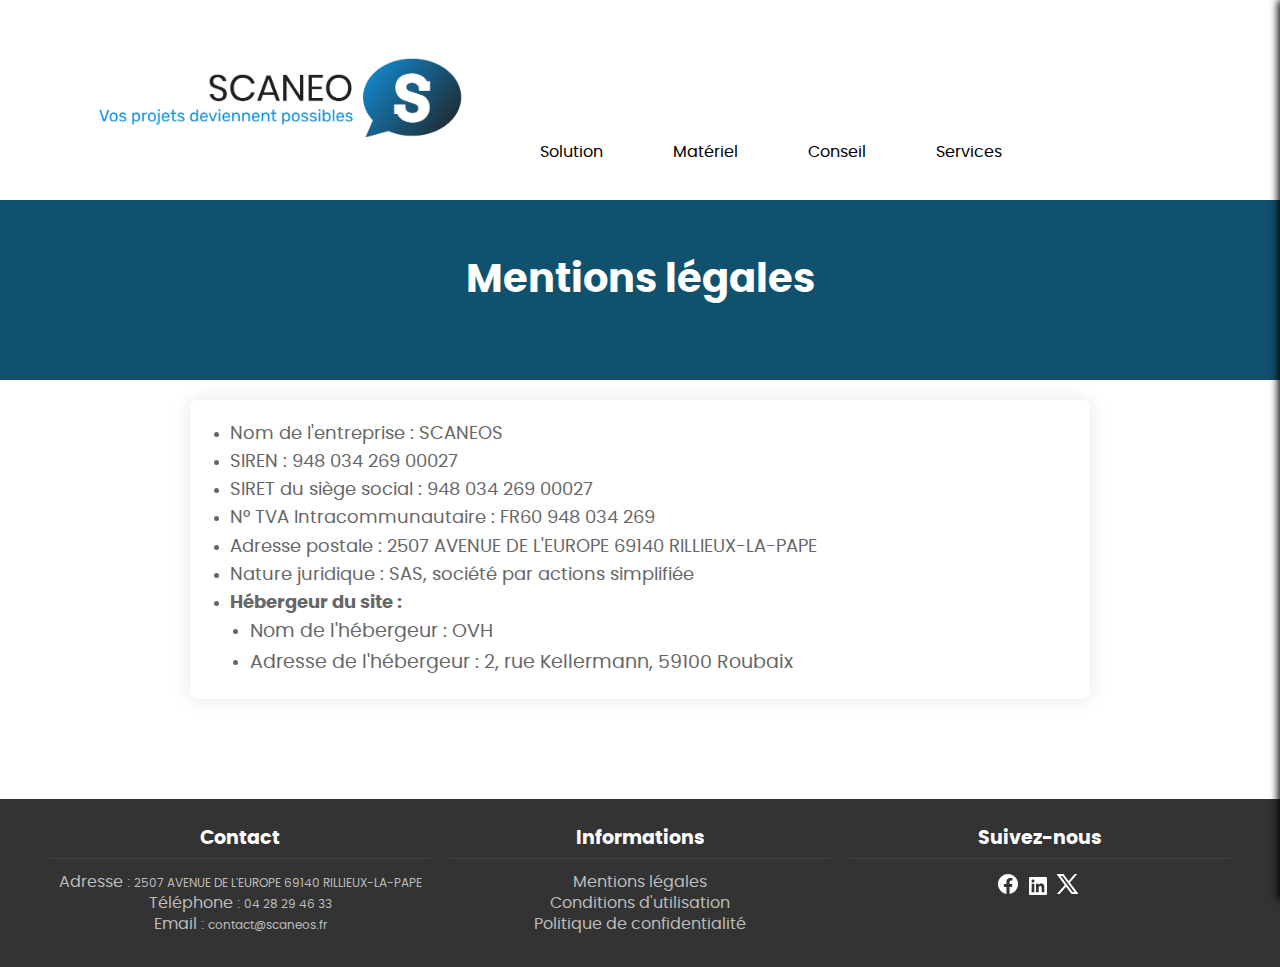
<file: Mentions_légales.html>
<!DOCTYPE html>
<html lang="en">

<head>
    <meta charset="UTF-8">
    <meta name="viewport" content="width=device-width, initial-scale=1.0">
    <link rel="stylesheet" href="./CSS/style_Mentions_légales.css">
    <link rel="shortcut icon" href="assets/icon_onglet.png" type="image/png+xml">
    <title>SCANEOS</title>
</head>

<body>
    <header class="header">
        <nav class="header__nav">
            <div class="nav__Logo">

                <a href="index.html"><img class="Logo" src="assets/Logo.png" alt="Logo"></a>
            </div>
            <div class="nav__menu">
                <ul class="nav__menu__container">
                    <li class="nav__menu-items"><a href="Solution.html">Solution</a></li>
                    <li class="nav__menu-items"><a href="Matériel.html">Matériel</a></li>
                    <li class="nav__menu-items"><a href="Conseil.html">Conseil</a></li>
                    <li class="nav__menu-items"><a href="Services.html">Services</a></li>
                </ul>
            </div>
            <div class="nav__mobile-menu" id="navMobileMenu">
                <img class="img-menu" src="assets/menu.svg" alt="Menu">
            </div>
        </nav>
    </header>

    <div class="mobile-menu" id="mobileMenu">
        <button class="mobile-menu__close" id="mobileMenuClose">&times;</button>
        <nav class="mobile-menu__nav">
            <p class="mobile-p"><a href="Solution.html">Solution</a></p>
            <p class="mobile-p"><a href="Matériel.html">Matériel</a></p>
            <p class="mobile-p"><a href="Conseil.html">Conseil</a></p>
            <p class="mobile-p"><a href="Services.html">Services</a></p>
        </nav>
    </div>

    <main>
        <div class="main__hero">
            <h1>Mentions légales</h1>
        </div>

        <section class="Mentions_légales">
            <ul>
                <li>Nom de l'entreprise : SCANEOS</li>
                <li>SIREN : 948 034 269 00027</li>
                <li>SIRET du siège social : 948 034 269 00027</li>
                <li>N° TVA Intracommunautaire : FR60 948 034 269</li>
                <li>Adresse postale : 2507 AVENUE DE L'EUROPE 69140 RILLIEUX-LA-PAPE</li>
                <li>Nature juridique : SAS, société par actions simplifiée</li>

                <li><strong>Hébergeur du site :</strong>
                    <ul>
                        <li>Nom de l'hébergeur : OVH</li>
                        <li>Adresse de l'hébergeur : 2, rue Kellermann, 59100 Roubaix</li>
                    </ul>
                </li>
            </ul>

        </section>
    </main>

    <footer class="footer">
        <div class="container">
            <div class="col">
                <h3>Contact</h3>
                <p>Adresse : <span class="col-info">2507 AVENUE DE L'EUROPE 69140 RILLIEUX-LA-PAPE</span></p>
                <p>Téléphone : <span class="col-info">04 28 29 46 33</span></p>
                <p>Email : <span class="col-info">contact@scaneos.fr</span></p>
            </div>
            <div class="col">
                <h3>Informations</h3>
                <a href="Mentions_légales.html">
                    <p>Mentions légales <br></p>
                </a>
                <a href="Conditions_d_utilisation.html">
                    <p>Conditions d'utilisation <br></p>
                </a>
                <a href="Politique_de_confidentialité.html">
                    <p>Politique de confidentialité</p>
                </a>
            </div>
            <div class="col social-icons">
                <h3>Suivez-nous</h3>
                <a href="#"><img src="assets/Socials/Facebook.svg" alt=""></a>
                <a href="#"><img src="assets/Socials/linkedin.svg" alt=""></a>
                <a href="#"><img src="assets/Socials/X.svg" alt=""></a>
            </div>
        </div>
    </footer>
    <script src="./Js/main.js"></script>
</body>

</html>
</file>
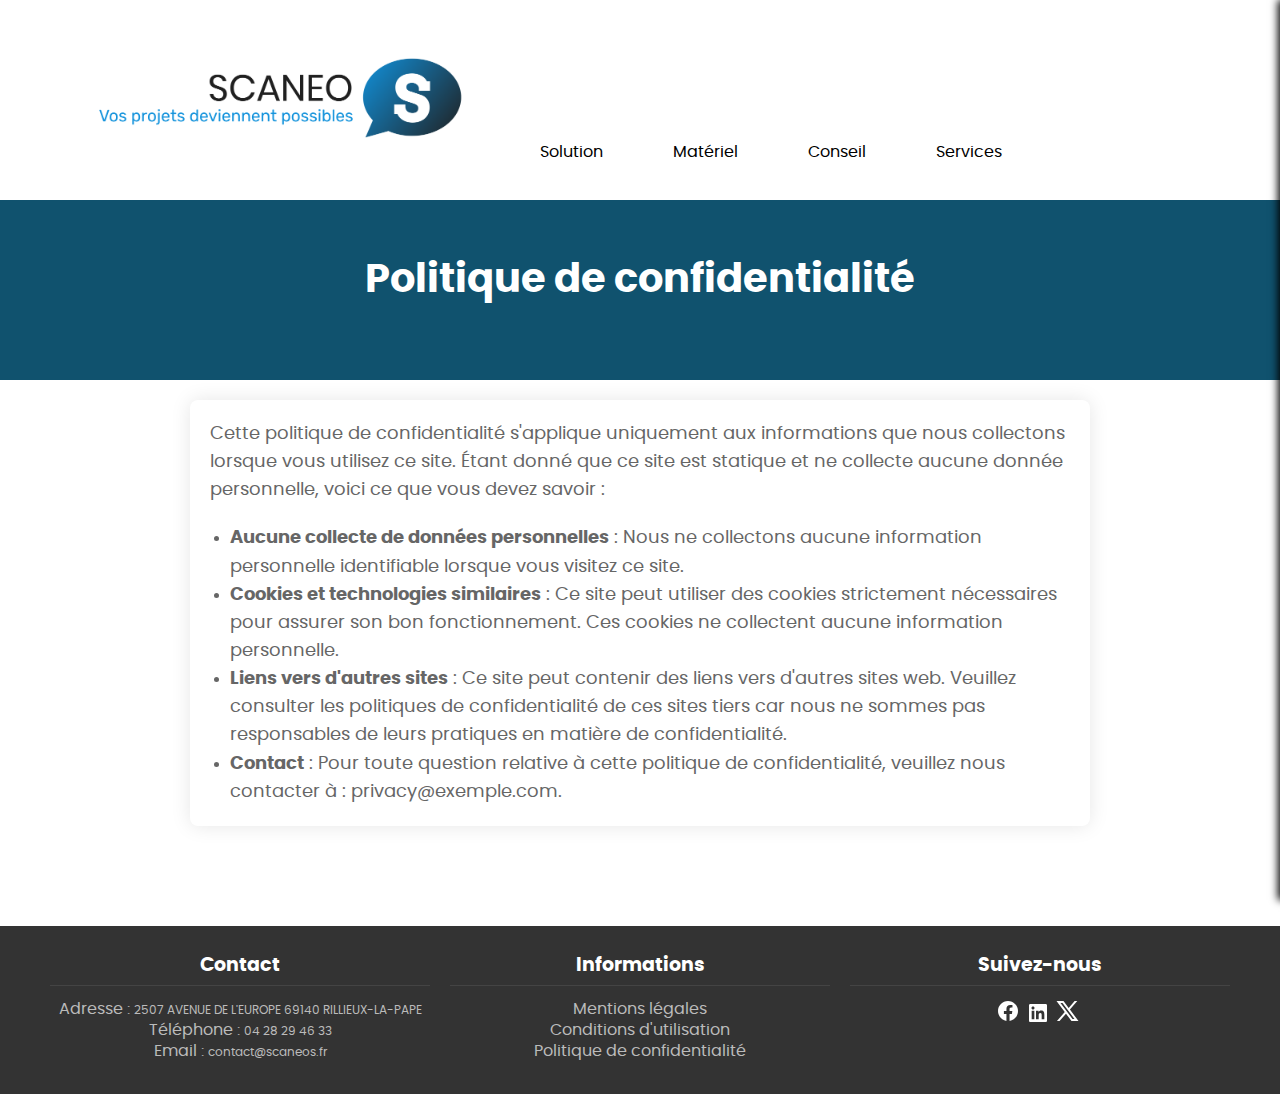
<file: Politique_de_confidentialité.html>
<!DOCTYPE html>
<html lang="en">

<head>
    <meta charset="UTF-8">
    <meta name="viewport" content="width=device-width, initial-scale=1.0">
    <link rel="stylesheet" href="./CSS/style_politique_de_confidentialité.css">
    <link rel="shortcut icon" href="assets/icon_onglet.png" type="image/png+xml">
    <title>SCANEOS</title>
</head>

<body>
    <header class="header">
        <nav class="header__nav">
            <div class="nav__Logo">

                <a href="index.html"><img class="Logo" src="assets/Logo.png" alt="Logo"></a>
            </div>
            <div class="nav__menu">
                <ul class="nav__menu__container">
                    <li class="nav__menu-items"><a href="Solution.html">Solution</a></li>
                    <li class="nav__menu-items"><a href="Matériel.html">Matériel</a></li>
                    <li class="nav__menu-items"><a href="Conseil.html">Conseil</a></li>
                    <li class="nav__menu-items"><a href="Services.html">Services</a></li>
                </ul>
            </div>
            <div class="nav__mobile-menu" id="navMobileMenu">
                <img class="img-menu" src="assets/menu.svg" alt="Menu">
            </div>
        </nav>
    </header>

    <div class="mobile-menu" id="mobileMenu">
        <button class="mobile-menu__close" id="mobileMenuClose">&times;</button>
        <nav class="mobile-menu__nav">
            <p class="mobile-p"><a href="Solution.html">Solution</a></p>
            <p class="mobile-p"><a href="Matériel.html">Matériel</a></p>
            <p class="mobile-p"><a href="Conseil.html">Conseil</a></p>
            <p class="mobile-p"><a href="Services.html">Services</a></p>
        </nav>
    </div>

    <main>
        <div class="main__hero">
            <h1>Politique de confidentialité</h1>
        </div>
        <section class="Politique">
            <p>Cette politique de confidentialité s'applique uniquement aux informations que nous collectons lorsque
                vous utilisez ce site. Étant donné que ce site est statique et ne collecte aucune donnée personnelle,
                voici ce que vous devez savoir :</p>
            <ul>
                <li><strong>Aucune collecte de données personnelles</strong> : Nous ne collectons aucune information
                    personnelle identifiable lorsque vous visitez ce site.</li>

                <li><strong>Cookies et technologies similaires</strong> : Ce site peut utiliser des cookies strictement
                    nécessaires pour assurer son bon fonctionnement. Ces cookies ne collectent aucune information
                    personnelle.</li>

                <li><strong>Liens vers d'autres sites</strong> : Ce site peut contenir des liens vers d'autres sites
                    web. Veuillez consulter les politiques de confidentialité de ces sites tiers car nous ne sommes pas
                    responsables de leurs pratiques en matière de confidentialité.</li>

                <li><strong>Contact</strong> : Pour toute question relative à cette politique de confidentialité,
                    veuillez nous contacter à : <a href="mailto:privacy@exemple.com">privacy@exemple.com</a>.</li>
            </ul>
        </section>
    </main>
    <footer class="footer">
        <div class="container">
            <div class="col">
                <h3>Contact</h3>
                <p>Adresse : <span class="col-info">2507 AVENUE DE L'EUROPE 69140 RILLIEUX-LA-PAPE</span></p>
                <p>Téléphone : <span class="col-info">04 28 29 46 33</span></p>
                <p>Email : <span class="col-info">contact@scaneos.fr</span></p>
            </div>
            <div class="col">
                <h3>Informations</h3>
                <a href="Mentions_légales.html">
                    <p>Mentions légales <br></p>
                </a>
                <a href="Conditions_d_utilisation.html">
                    <p>Conditions d'utilisation <br></p>
                </a>
                <a href="Politique_de_confidentialité.html">
                    <p>Politique de confidentialité</p>
                </a>
            </div>
            <div class="col social-icons">
                <h3>Suivez-nous</h3>
                <a href="#"><img src="assets/Socials/Facebook.svg" alt=""></a>
                <a href="#"><img src="assets/Socials/linkedin.svg" alt=""></a>
                <a href="#"><img src="assets/Socials/X.svg" alt=""></a>
            </div>
        </div>
    </footer>
    <script src="./Js/main.js"></script>
</body>

</html>
</file>
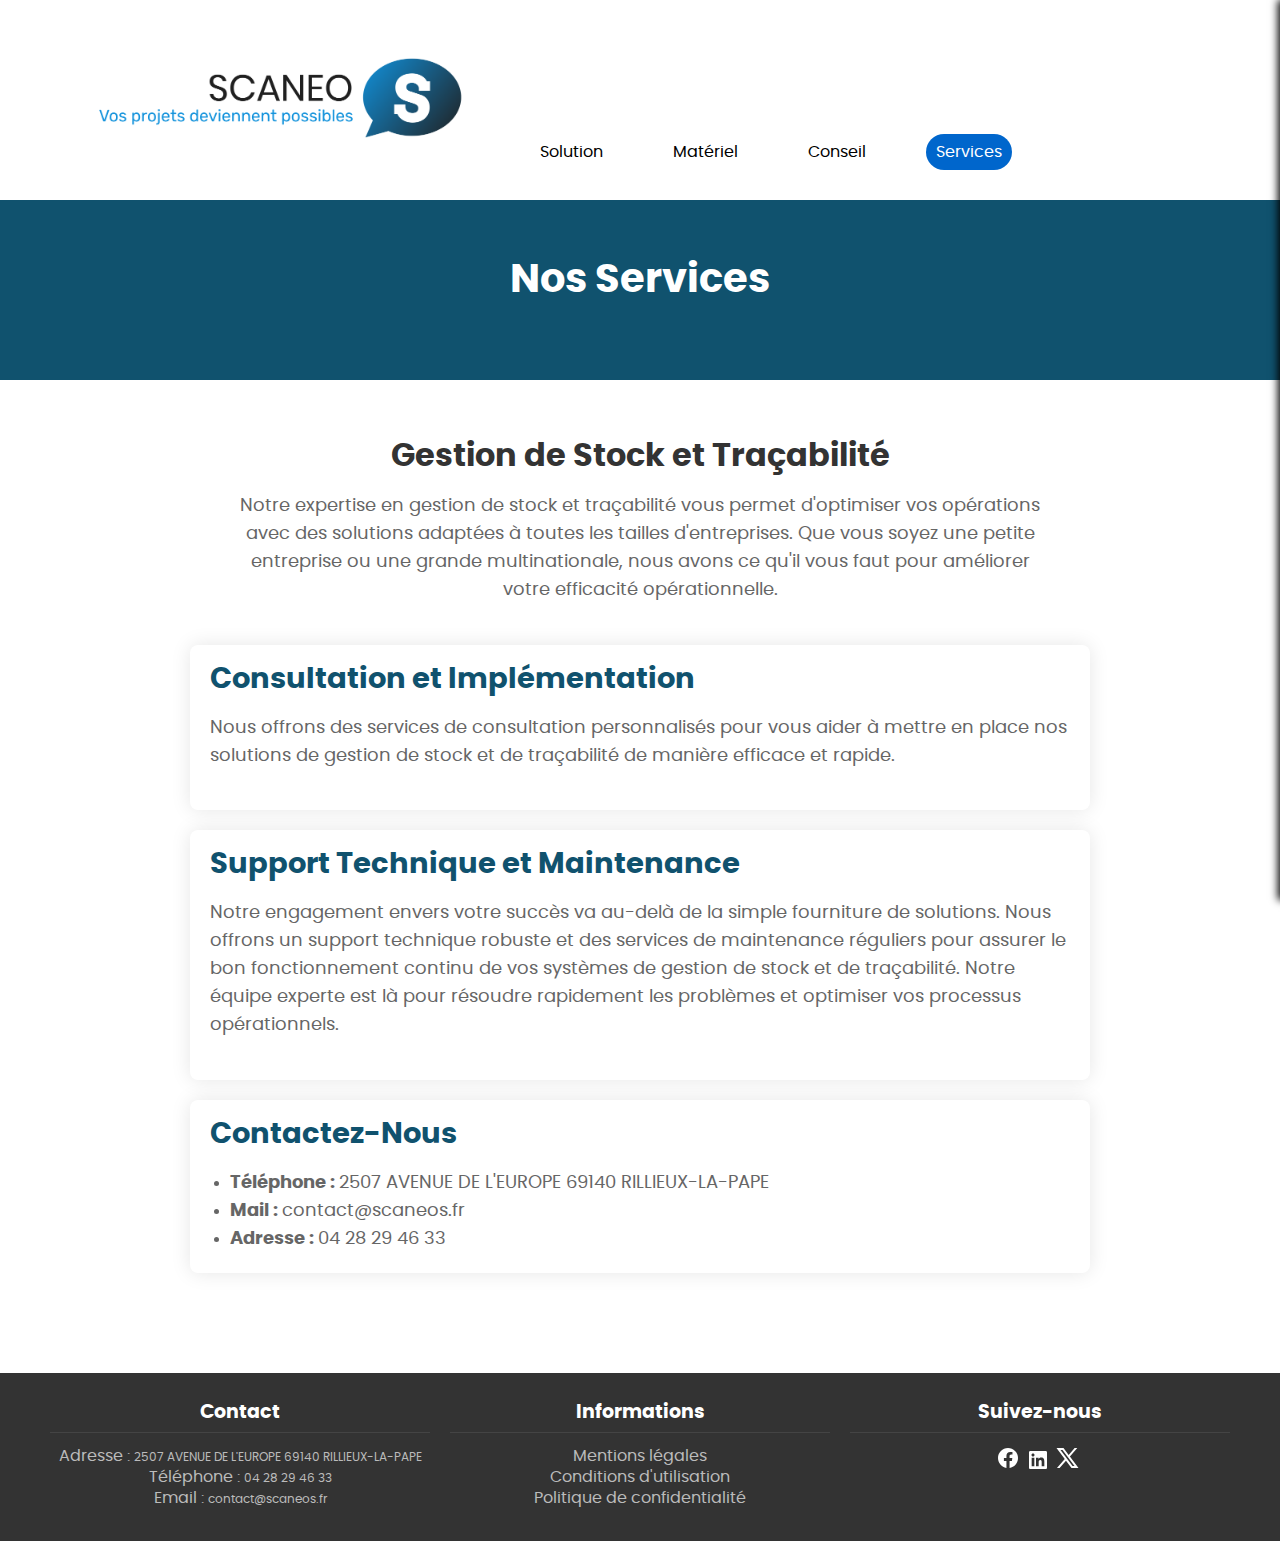
<file: Services.html>
<!DOCTYPE html>
<html lang="en">

<head>
    <meta charset="UTF-8">
    <meta name="viewport" content="width=device-width, initial-scale=1.0">
    <link rel="stylesheet" href="./CSS/style_Services.css">
    <link rel="shortcut icon" href="assets/icon_onglet.png" type="image/png+xml">

    <title>SCANEOS</title>
</head>

<body>
    <header class="header">
        <nav class="header__nav">
            <div class="nav__Logo">
                <a href="index.html"><img class="Logo" src="assets/Logo.png" alt="Logo"></a>
            </div>
            <div class="nav__menu">
                <ul class="nav__menu__container">
                    <li class="nav__menu-items"><a href="Solution.html">Solution</a></li>
                    <li class="nav__menu-items"><a href="Matériel.html">Matériel</a></li>
                    <li class="nav__menu-items"><a href="Conseil.html">Conseil</a></li>
                    <li class="nav__menu-items"><a href="Services.html">Services</a></li>
                </ul>
            </div>
            <div class="nav__mobile-menu" id="navMobileMenu">
                <img class="img-menu" src="assets/menu.svg" alt="Menu">
            </div>
        </nav>
    </header>

    <div class="mobile-menu" id="mobileMenu">
        <button class="mobile-menu__close" id="mobileMenuClose">&times;</button>
        <nav class="mobile-menu__nav">
            <p class="mobile-p"><a href="Solution.html">Solution</a></p>
            <p class="mobile-p"><a href="Matériel.html">Matériel</a></p>
            <p class="mobile-p"><a href="Conseil.html">Conseil</a></p>
            <p class="mobile-p">Services</p>
        </nav>
    </div>

    <main>
        <div class="main__hero">
            <h1>Nos Services</h1>
        </div>
        <section class="intro">
            <h2>Gestion de Stock et Traçabilité</h2>
            <p>Notre expertise en gestion de stock et traçabilité vous permet d'optimiser vos opérations avec des
                solutions adaptées à toutes les tailles d'entreprises. Que vous soyez une petite entreprise ou une
                grande multinationale, nous avons ce qu'il vous faut pour améliorer votre efficacité opérationnelle.</p>
        </section>

        <section class="services">
            <h3>Consultation et Implémentation</h3>
            <p>Nous offrons des services de consultation personnalisés pour vous aider à mettre en place nos solutions
                de gestion de stock et de traçabilité de manière efficace et rapide.</p>
        </section>

        <section class="services">
            <h3>Support Technique et Maintenance</h3>
            <p>Notre engagement envers votre succès va au-delà de la simple fourniture de solutions. Nous offrons un
                support technique robuste et des services de maintenance réguliers pour assurer le bon fonctionnement
                continu de vos systèmes de gestion de stock et de traçabilité. Notre équipe experte est là pour résoudre
                rapidement les problèmes et optimiser vos processus opérationnels.</p>
        </section>

        <section class="services">
            <h3>Contactez-Nous</h3>
            <ul>
                <li><strong>Téléphone : </strong> 2507 AVENUE DE L'EUROPE 69140 RILLIEUX-LA-PAPE</li>
                <li><strong>Mail : </strong> contact@scaneos.fr </li>
                <li><strong>Adresse : </strong> 04 28 29 46 33 </li>
            </ul>
        </section>
    </main>


    <footer class="footer">
        <div class="container">
            <div class="col">
                <h3>Contact</h3>
                <p>Adresse : <span class="col-info">2507 AVENUE DE L'EUROPE 69140 RILLIEUX-LA-PAPE</span></p>
                <p>Téléphone : <span class="col-info">04 28 29 46 33</span></p>
                <p>Email : <span class="col-info">contact@scaneos.fr</span></p>
            </div>
            <div class="col">
                <h3>Informations</h3>
                <a href="Mentions_légales.html">
                    <p>Mentions légales <br></p>
                </a>
                <a href="Conditions_d_utilisation.html">
                    <p>Conditions d'utilisation <br></p>
                </a>
                <a href="Politique_de_confidentialité.html">
                    <p>Politique de confidentialité</p>
                </a>
            </div>
            <div class="col social-icons">
                <h3>Suivez-nous</h3>
                <a href="#"><img src="assets/Socials/Facebook.svg" alt=""></a>
                <a href="#"><img src="assets/Socials/linkedin.svg" alt=""></a>
                <a href="#"><img src="assets/Socials/X.svg" alt=""></a>
            </div>
        </div>
    </footer>
    <script src="./Js/main.js"></script>
</body>

</html>
</file>
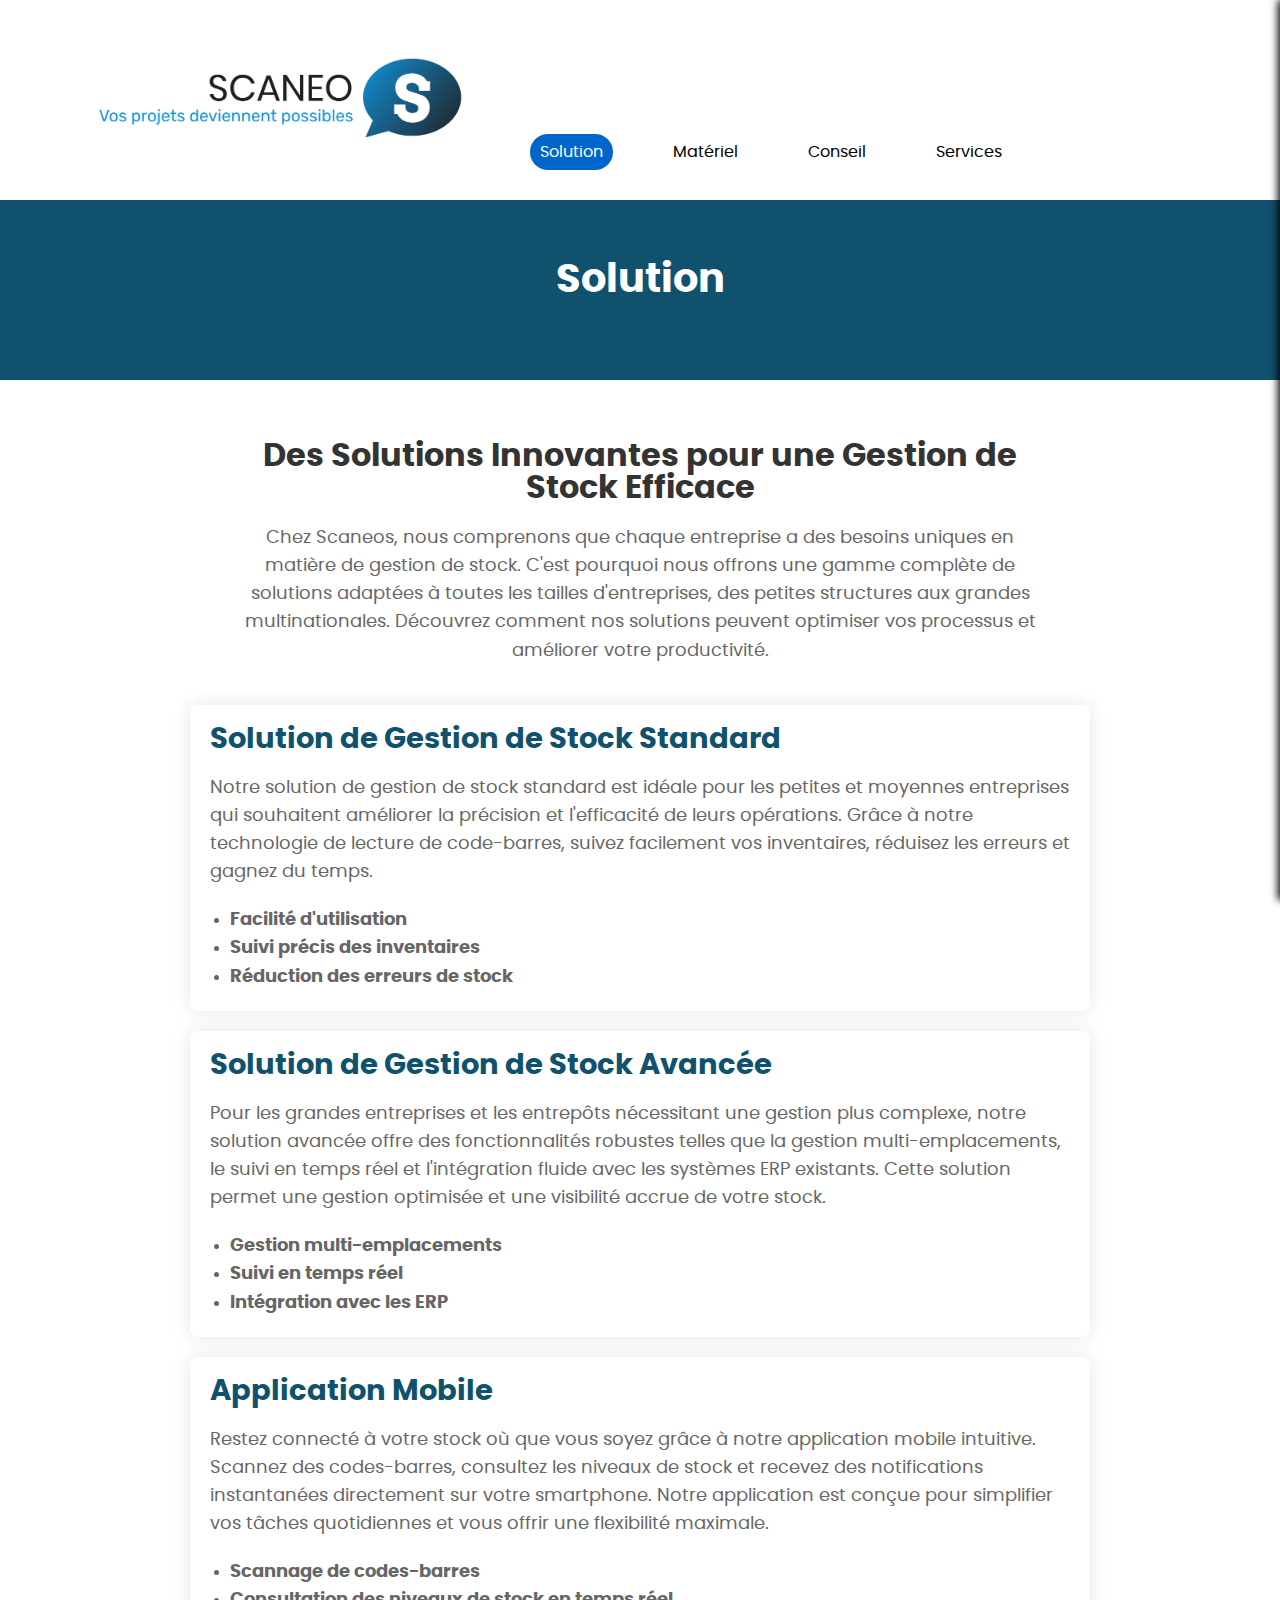
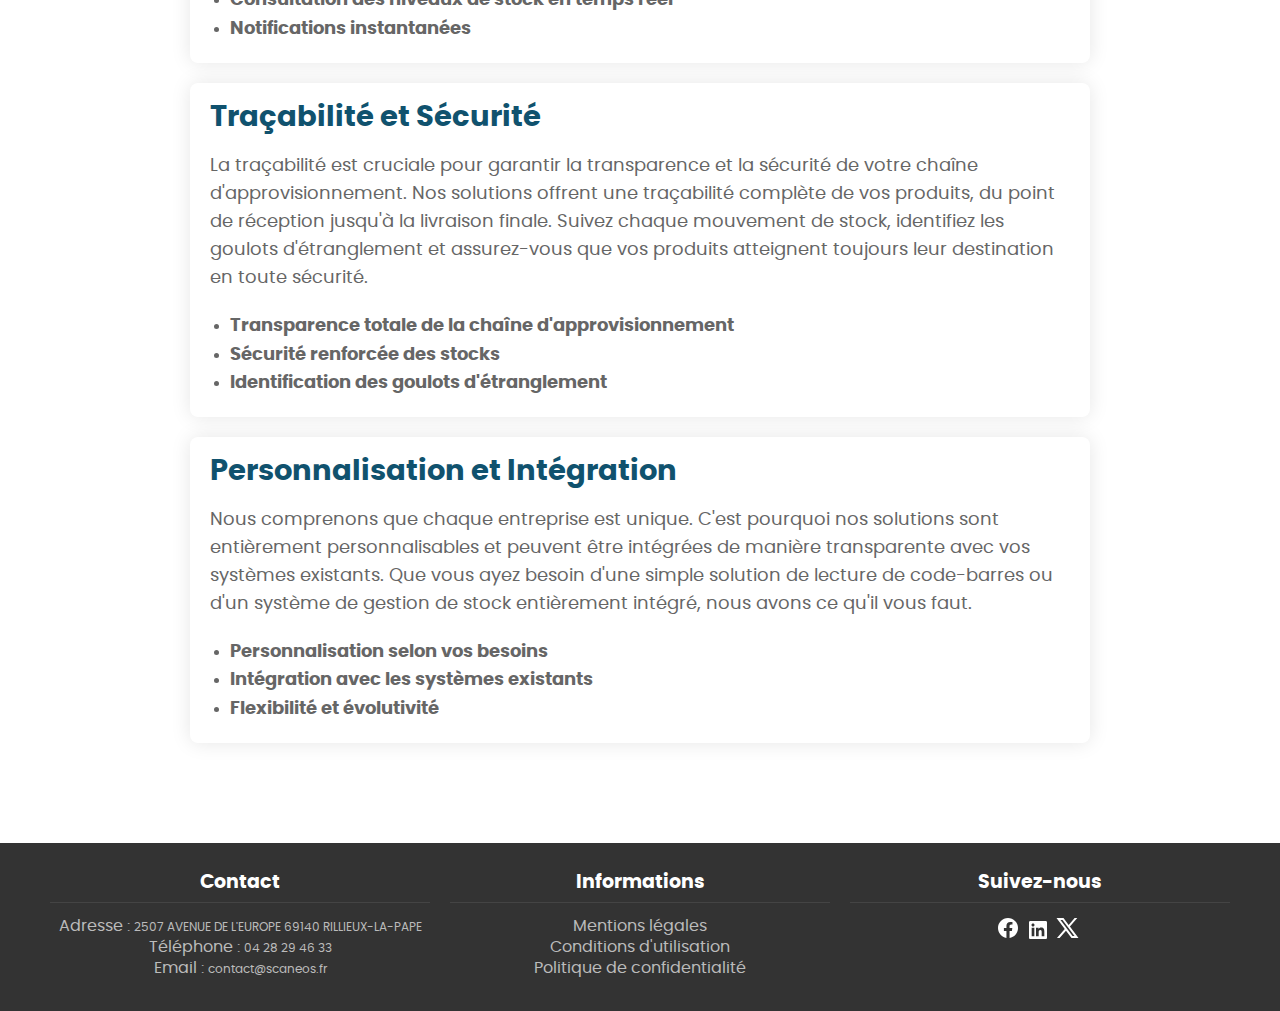
<file: Solution.html>
<!DOCTYPE html>
<html lang="en">

<head>
    <meta charset="UTF-8">
    <meta name="viewport" content="width=device-width, initial-scale=1.0">
    <link rel="stylesheet" href="./CSS/style_Solution.css">
    <link rel="shortcut icon" href="assets/icon_onglet.png" type="image/png+xml">
    <title>SCANEOS</title>
</head>

<body>
    <header class="header">
        <nav class="header__nav">
            <div class="nav__Logo">

                <a href="index.html"><img class="Logo" src="assets/Logo.png" alt="Logo"></a>
            </div>
            <div class="nav__menu">
                <ul class="nav__menu__container">
                    <li class="nav__menu-items"><a href="Solution.html">Solution</a></li>
                    <li class="nav__menu-items"><a href="Matériel.html">Matériel</a></li>
                    <li class="nav__menu-items"><a href="Conseil.html">Conseil</a></li>
                    <li class="nav__menu-items"><a href="Services.html">Services</a></li>
                </ul>
            </div>
            <div class="nav__mobile-menu" id="navMobileMenu">
                <img class="img-menu" src="assets/menu.svg" alt="Menu">
            </div>
        </nav>
    </header>

    <div class="mobile-menu" id="mobileMenu">
        <button class="mobile-menu__close" id="mobileMenuClose">&times;</button>
        <nav class="mobile-menu__nav">
            <p class="mobile-p">Solution</p>
            <p class="mobile-p"><a href="Matériel.html">Matériel</a></p>
            <p class="mobile-p"><a href="Conseil.html">Conseil</a></p>
            <p class="mobile-p"><a href="Services.html">Services</a></p>
        </nav>
    </div>

    <main>
        <div class="main__hero">
            <h1>Solution</h1>
        </div>
        <section class="intro">
            <h2>Des Solutions Innovantes pour une Gestion de Stock Efficace</h2>
            <p>Chez Scaneos, nous comprenons que chaque entreprise a des besoins uniques en matière de gestion de stock.
                C'est pourquoi nous offrons une gamme complète de solutions adaptées à toutes les tailles d'entreprises,
                des petites structures aux grandes multinationales. Découvrez comment nos solutions peuvent optimiser
                vos processus et améliorer votre productivité.</p>
        </section>
        <section class="solution">
            <h3>Solution de Gestion de Stock Standard</h3>
            <p>Notre solution de gestion de stock standard est idéale pour les petites et moyennes entreprises qui
                souhaitent améliorer la précision et l'efficacité de leurs opérations. Grâce à notre technologie de
                lecture de code-barres, suivez facilement vos inventaires, réduisez les erreurs et gagnez du temps.</p>
            <ul>
                <li><strong>Facilité d'utilisation</strong></li>
                <li><strong>Suivi précis des inventaires</strong></li>
                <li><strong>Réduction des erreurs de stock</strong></li>
            </ul>
        </section>
        <section class="solution">
            <h3>Solution de Gestion de Stock Avancée</h3>
            <p>Pour les grandes entreprises et les entrepôts nécessitant une gestion plus complexe, notre solution
                avancée offre des fonctionnalités robustes telles que la gestion multi-emplacements, le suivi en temps
                réel et l'intégration fluide avec les systèmes ERP existants. Cette solution permet une gestion
                optimisée et une visibilité accrue de votre stock.</p>
            <ul>
                <li><strong>Gestion multi-emplacements</strong></li>
                <li><strong>Suivi en temps réel</strong></li>
                <li><strong>Intégration avec les ERP</strong></li>
            </ul>
        </section>
        <section class="solution">
            <h3>Application Mobile</h3>
            <p>Restez connecté à votre stock où que vous soyez grâce à notre application mobile intuitive. Scannez des
                codes-barres, consultez les niveaux de stock et recevez des notifications instantanées directement sur
                votre smartphone. Notre application est conçue pour simplifier vos tâches quotidiennes et vous offrir
                une flexibilité maximale.</p>
            <ul>
                <li><strong>Scannage de codes-barres</strong></li>
                <li><strong>Consultation des niveaux de stock en temps réel</strong></li>
                <li><strong>Notifications instantanées</strong></li>
            </ul>
        </section>
        <section class="solution">
            <h3>Traçabilité et Sécurité</h3>
            <p>La traçabilité est cruciale pour garantir la transparence et la sécurité de votre chaîne
                d'approvisionnement. Nos solutions offrent une traçabilité complète de vos produits, du point de
                réception jusqu'à la livraison finale. Suivez chaque mouvement de stock, identifiez les goulots
                d'étranglement et assurez-vous que vos produits atteignent toujours leur destination en toute sécurité.
            </p>
            <ul>
                <li><strong>Transparence totale de la chaîne d'approvisionnement</strong></li>
                <li><strong>Sécurité renforcée des stocks</strong></li>
                <li><strong>Identification des goulots d'étranglement</strong></li>
            </ul>
        </section>
        <section class="solution">
            <h3>Personnalisation et Intégration</h3>
            <p>Nous comprenons que chaque entreprise est unique. C'est pourquoi nos solutions sont entièrement
                personnalisables et peuvent être intégrées de manière transparente avec vos systèmes existants. Que vous
                ayez besoin d'une simple solution de lecture de code-barres ou d'un système de gestion de stock
                entièrement intégré, nous avons ce qu'il vous faut.</p>
            <ul>
                <li><strong>Personnalisation selon vos besoins</strong></li>
                <li><strong>Intégration avec les systèmes existants</strong></li>
                <li><strong>Flexibilité et évolutivité</strong></li>
            </ul>
        </section>
    </main>

    <footer class="footer">
        <div class="container">
            <div class="col">
                <h3>Contact</h3>
                <p>Adresse : <span class="col-info">2507 AVENUE DE L'EUROPE 69140 RILLIEUX-LA-PAPE</span></p>
                <p>Téléphone : <span class="col-info">04 28 29 46 33</span></p>
                <p>Email : <span class="col-info">contact@scaneos.fr</span></p>
            </div>
            <div class="col">
                <h3>Informations</h3>
                <a href="Mentions_légales.html">
                    <p>Mentions légales <br></p>
                </a>
                <a href="Conditions_d_utilisation.html">
                    <p>Conditions d'utilisation <br></p>
                </a>
                <a href="Politique_de_confidentialité.html">
                    <p>Politique de confidentialité</p>
                </a>
            </div>
            <div class="col social-icons">
                <h3>Suivez-nous</h3>
                <a href="#"><img src="assets/Socials/Facebook.svg" alt=""></a>
                <a href="#"><img src="assets/Socials/linkedin.svg" alt=""></a>
                <a href="#"><img src="assets/Socials/X.svg" alt=""></a>
            </div>
        </div>
    </footer>
    <script src="./Js/main.js"></script>
</body>

</html>
</file>
<file: CSS/style_index.css>
@import url('./global.css');
@import url('./sections_index/header.css');
@import url('./sections_index/main.css');
@import url('./sections_index/footer.css');
@import url('./Responsive/index_Responsive.css');

@font-face {
    font-family: 'Poppins';
    src: url('/assets/fonts/poppins-regular-webfont.woff2') format('woff2'),
        url('/assets/fonts/poppins-regular-webfont.woff') format('woff');
    font-weight: 400;
    font-style: normal;
}

@font-face {
    font-family: 'Poppins';
    src: url('/assets/fonts/poppins-bold-webfont.woff2') format('woff2'),
        url('/assets/fonts/poppins-bold-webfont.woff') format('woff');
    font-weight: 700;
    font-style: normal;
}

@font-face {
    font-family: 'Montserrat';
    src: url('/assets/fonts/montserrat-italic-variablefont_wght-webfont.woff2') format('woff2'),
        url('/assets/fonts/montserrat-italic-variablefont_wght-webfont.woff') format('woff');
    font-weight: 300;
    font-style: normal;
}

@font-face {
    font-family: 'Montserrat';
    src: url('/assets/fonts/montserrat-variablefont_wght-webfont.woff2') format('woff2'),
        url('/assets/fonts/montserrat-variablefont_wght-webfont.woff') format('woff');
    font-weight: 400;
    font-style: normal;
}

:root {
    --font-family: "Poppins", sans-serif;
    --primary-color: 0, 0, 0;
    --secondary-color: 255, 255, 255;

    --blue-color: 0, 0, 128;
    --red-color: 145, 0, 0;
    --yellow-color: 255, 210, 0;
    --green-color: 6, 224, 127;

    --headline-font-size: 52px;
    --headline-font-weight: 700;

    --subheadline-font-size: 14px;
    --subheadline-font-weight: 400;

    --body-font-size: 16px;
}
</file>
<file: CSS/style_Conditions_dutilisation.css>
@import url('./global.css');
@import url('./sections_Conditions_dutilisation/header.css');
@import url('./sections_Conditions_dutilisation/main.css');
@import url('./sections_Conditions_dutilisation/footer.css');
@import url('./Responsive/Conditions_Responsive.css');

@font-face {
    font-family: 'Poppins';
    src: url('/assets/fonts/poppins-regular-webfont.woff2') format('woff2'),
        url('/assets/fonts/poppins-regular-webfont.woff') format('woff');
    font-weight: 400;
    font-style: normal;
}

@font-face {
    font-family: 'Poppins';
    src: url('/assets/fonts/poppins-bold-webfont.woff2') format('woff2'),
        url('/assets/fonts/poppins-bold-webfont.woff') format('woff');
    font-weight: 700;
    font-style: normal;
}

@font-face {
    font-family: 'Montserrat';
    src: url('/assets/fonts/montserrat-italic-variablefont_wght-webfont.woff2') format('woff2'),
        url('/assets/fonts/montserrat-italic-variablefont_wght-webfont.woff') format('woff');
    font-weight: 200;
    font-style: normal;
}

@font-face {
    font-family: 'Montserrat';
    src: url('/assets/fonts/montserrat-variablefont_wght-webfont.woff2') format('woff2'),
        url('/assets/fonts/montserrat-variablefont_wght-webfont.woff') format('woff');
    font-weight: 300;
    font-style: normal;
}

:root {
    --font-family: "Poppins", sans-serif;
    --primary-color: 0, 0, 0;
    --secondary-color: 255, 255, 255;

    --blue-color: 0, 0, 128;
    --red-color: 145, 0, 0;
    --yellow-color: 255, 210, 0;
    --green-color: 6, 224, 127;

    --headline-font-size: 52px;
    --headline-font-weight: 700;

    --subheadline-font-size: 14px;
    --subheadline-font-weight: 400;

    --body-font-size: 16px;
}
</file>
<file: CSS/style_Conseil.css>
@import url('./global.css');
@import url('./sections_Conseil/header.css');
@import url('./sections_Conseil/main.css');
@import url('./sections_Conseil/footer.css');
@import url('./Responsive/Conseil_Responsive.css');

@font-face {
    font-family: 'Poppins';
    src: url('/assets/fonts/poppins-regular-webfont.woff2') format('woff2'),
        url('/assets/fonts/poppins-regular-webfont.woff') format('woff');
    font-weight: 400;
    font-style: normal;
}

@font-face {
    font-family: 'Poppins';
    src: url('/assets/fonts/poppins-bold-webfont.woff2') format('woff2'),
        url('/assets/fonts/poppins-bold-webfont.woff') format('woff');
    font-weight: 700;
    font-style: normal;
}

@font-face {
    font-family: 'Montserrat';
    src: url('/assets/fonts/montserrat-italic-variablefont_wght-webfont.woff2') format('woff2'),
        url('/assets/fonts/montserrat-italic-variablefont_wght-webfont.woff') format('woff');
    font-weight: 200;
    font-style: normal;
}

@font-face {
    font-family: 'Montserrat';
    src: url('/assets/fonts/montserrat-variablefont_wght-webfont.woff2') format('woff2'),
        url('/assets/fonts/montserrat-variablefont_wght-webfont.woff') format('woff');
    font-weight: 300;
    font-style: normal;
}

:root {
    --font-family: "Poppins", sans-serif;
    --primary-color: 0, 0, 0;
    --secondary-color: 255, 255, 255;

    --blue-color: 0, 0, 128;
    --red-color: 145, 0, 0;
    --yellow-color: 255, 210, 0;
    --green-color: 6, 224, 127;

    --headline-font-size: 52px;
    --headline-font-weight: 700;

    --subheadline-font-size: 14px;
    --subheadline-font-weight: 400;

    --body-font-size: 16px;
}
</file>
<file: CSS/style_Matériel.css>
@import url('./global.css');
@import url('./sections_Matériel/header.css');
@import url('./sections_Matériel/main.css');
@import url('./sections_Matériel/footer.css');
@import url('./Responsive/Matériel_Responsive.css');

@font-face {
    font-family: 'Poppins';
    src: url('/assets/fonts/poppins-regular-webfont.woff2') format('woff2'),
        url('/assets/fonts/poppins-regular-webfont.woff') format('woff');
    font-weight: 400;
    font-style: normal;
}

@font-face {
    font-family: 'Poppins';
    src: url('/assets/fonts/poppins-bold-webfont.woff2') format('woff2'),
        url('/assets/fonts/poppins-bold-webfont.woff') format('woff');
    font-weight: 700;
    font-style: normal;
}

@font-face {
    font-family: 'Montserrat';
    src: url('/assets/fonts/montserrat-italic-variablefont_wght-webfont.woff2') format('woff2'),
        url('/assets/fonts/montserrat-italic-variablefont_wght-webfont.woff') format('woff');
    font-weight: 200;
    font-style: normal;
}

@font-face {
    font-family: 'Montserrat';
    src: url('/assets/fonts/montserrat-variablefont_wght-webfont.woff2') format('woff2'),
        url('/assets/fonts/montserrat-variablefont_wght-webfont.woff') format('woff');
    font-weight: 300;
    font-style: normal;
}

:root {
    --font-family: "Poppins", sans-serif;
    --primary-color: 0, 0, 0;
    --secondary-color: 255, 255, 255;

    --blue-color: 0, 0, 128;
    --red-color: 145, 0, 0;
    --yellow-color: 255, 210, 0;
    --green-color: 6, 224, 127;

    --headline-font-size: 52px;
    --headline-font-weight: 700;

    --subheadline-font-size: 14px;
    --subheadline-font-weight: 400;

    --body-font-size: 16px;
}
</file>
<file: CSS/style_Mentions_légales.css>
@import url('./global.css');
@import url('./sections_Mentions_légales/header.css');
@import url('./sections_Mentions_légales/main.css');
@import url('./sections_Mentions_légales/footer.css');
@import url('./Responsive/Mention_Responsive.css');

@font-face {
    font-family: 'Poppins';
    src: url('/assets/fonts/poppins-regular-webfont.woff2') format('woff2'),
        url('/assets/fonts/poppins-regular-webfont.woff') format('woff');
    font-weight: 400;
    font-style: normal;
}

@font-face {
    font-family: 'Poppins';
    src: url('/assets/fonts/poppins-bold-webfont.woff2') format('woff2'),
        url('/assets/fonts/poppins-bold-webfont.woff') format('woff');
    font-weight: 700;
    font-style: normal;
}

@font-face {
    font-family: 'Montserrat';
    src: url('/assets/fonts/montserrat-italic-variablefont_wght-webfont.woff2') format('woff2'),
        url('/assets/fonts/montserrat-italic-variablefont_wght-webfont.woff') format('woff');
    font-weight: 200;
    font-style: normal;
}

@font-face {
    font-family: 'Montserrat';
    src: url('/assets/fonts/montserrat-variablefont_wght-webfont.woff2') format('woff2'),
        url('/assets/fonts/montserrat-variablefont_wght-webfont.woff') format('woff');
    font-weight: 300;
    font-style: normal;
}

:root {
    --font-family: "Poppins", sans-serif;
    --primary-color: 0, 0, 0;
    --secondary-color: 255, 255, 255;

    --blue-color: 0, 0, 128;
    --red-color: 145, 0, 0;
    --yellow-color: 255, 210, 0;
    --green-color: 6, 224, 127;

    --headline-font-size: 52px;
    --headline-font-weight: 700;

    --subheadline-font-size: 14px;
    --subheadline-font-weight: 400;

    --body-font-size: 16px;
}
</file>
<file: CSS/style_politique_de_confidentialité.css>
@import url('./global.css');
@import url('./sections_Politique_de_confidentialité/header.css');
@import url('./sections_Politique_de_confidentialité/main.css');
@import url('./sections_Politique_de_confidentialité/footer.css');
@import url('./Responsive/Politique_Responsive.css');

@font-face {
    font-family: 'Poppins';
    src: url('/assets/fonts/poppins-regular-webfont.woff2') format('woff2'),
        url('/assets/fonts/poppins-regular-webfont.woff') format('woff');
    font-weight: 400;
    font-style: normal;
}

@font-face {
    font-family: 'Poppins';
    src: url('/assets/fonts/poppins-bold-webfont.woff2') format('woff2'),
        url('/assets/fonts/poppins-bold-webfont.woff') format('woff');
    font-weight: 700;
    font-style: normal;
}

@font-face {
    font-family: 'Montserrat';
    src: url('/assets/fonts/montserrat-italic-variablefont_wght-webfont.woff2') format('woff2'),
        url('/assets/fonts/montserrat-italic-variablefont_wght-webfont.woff') format('woff');
    font-weight: 200;
    font-style: normal;
}

@font-face {
    font-family: 'Montserrat';
    src: url('/assets/fonts/montserrat-variablefont_wght-webfont.woff2') format('woff2'),
        url('/assets/fonts/montserrat-variablefont_wght-webfont.woff') format('woff');
    font-weight: 300;
    font-style: normal;
}

:root {
    --font-family: "Poppins", sans-serif;
    --primary-color: 0, 0, 0;
    --secondary-color: 255, 255, 255;

    --blue-color: 0, 0, 128;
    --red-color: 145, 0, 0;
    --yellow-color: 255, 210, 0;
    --green-color: 6, 224, 127;

    --headline-font-size: 52px;
    --headline-font-weight: 700;

    --subheadline-font-size: 14px;
    --subheadline-font-weight: 400;

    --body-font-size: 16px;
}
</file>
<file: CSS/style_Services.css>
@import url('./global.css');
@import url('./sections_Services/header.css');
@import url('./sections_Services/main.css');
@import url('./sections_Services/footer.css');
@import url('./Responsive/Services_Responsive.css');

@font-face {
    font-family: 'Poppins';
    src: url('/assets/fonts/poppins-regular-webfont.woff2') format('woff2'),
        url('/assets/fonts/poppins-regular-webfont.woff') format('woff');
    font-weight: 400;
    font-style: normal;
}

@font-face {
    font-family: 'Poppins';
    src: url('/assets/fonts/poppins-bold-webfont.woff2') format('woff2'),
        url('/assets/fonts/poppins-bold-webfont.woff') format('woff');
    font-weight: 700;
    font-style: normal;
}

@font-face {
    font-family: 'Montserrat';
    src: url('/assets/fonts/montserrat-italic-variablefont_wght-webfont.woff2') format('woff2'),
        url('/assets/fonts/montserrat-italic-variablefont_wght-webfont.woff') format('woff');
    font-weight: 200;
    font-style: normal;
}

@font-face {
    font-family: 'Montserrat';
    src: url('/assets/fonts/montserrat-variablefont_wght-webfont.woff2') format('woff2'),
        url('/assets/fonts/montserrat-variablefont_wght-webfont.woff') format('woff');
    font-weight: 300;
    font-style: normal;
}

:root {
    --font-family: "Poppins", sans-serif;
    --primary-color: 0, 0, 0;
    --secondary-color: 255, 255, 255;

    --blue-color: 0, 0, 128;
    --red-color: 145, 0, 0;
    --yellow-color: 255, 210, 0;
    --green-color: 6, 224, 127;

    --headline-font-size: 52px;
    --headline-font-weight: 700;

    --subheadline-font-size: 14px;
    --subheadline-font-weight: 400;

    --body-font-size: 16px;
}
</file>
<file: CSS/style_Solution.css>
@import url('./global.css');
@import url('./sections_Solution/header.css');
@import url('./sections_Solution/main.css');
@import url('./sections_Solution/footer.css');
@import url('./Responsive/Solution_Responsive.css');

@font-face {
    font-family: 'Poppins';
    src: url('/assets/fonts/poppins-regular-webfont.woff2') format('woff2'),
        url('/assets/fonts/poppins-regular-webfont.woff') format('woff');
    font-weight: 400;
    font-style: normal;
}

@font-face {
    font-family: 'Poppins';
    src: url('/assets/fonts/poppins-bold-webfont.woff2') format('woff2'),
        url('/assets/fonts/poppins-bold-webfont.woff') format('woff');
    font-weight: 700;
    font-style: normal;
}

@font-face {
    font-family: 'Montserrat';
    src: url('/assets/fonts/montserrat-italic-variablefont_wght-webfont.woff2') format('woff2'),
        url('/assets/fonts/montserrat-italic-variablefont_wght-webfont.woff') format('woff');
    font-weight: 200;
    font-style: normal;
}

@font-face {
    font-family: 'Montserrat';
    src: url('/assets/fonts/montserrat-variablefont_wght-webfont.woff2') format('woff2'),
        url('/assets/fonts/montserrat-variablefont_wght-webfont.woff') format('woff');
    font-weight: 300;
    font-style: normal;
}

:root {
    --font-family: "Poppins", sans-serif;
    --font-family2: "Montserrat", sans-serif;
    --primary-color: 0, 0, 0;
    --secondary-color: 255, 255, 255;

    --blue-color: 0, 0, 128;
    --red-color: 145, 0, 0;
    --yellow-color: 255, 210, 0;
    --green-color: 6, 224, 127;

    --headline-font-size: 52px;
    --headline-font-weight: 700;

    --subheadline-font-size: 14px;
    --subheadline-font-weight: 400;

    --body-font-size: 16px;
}
</file>
